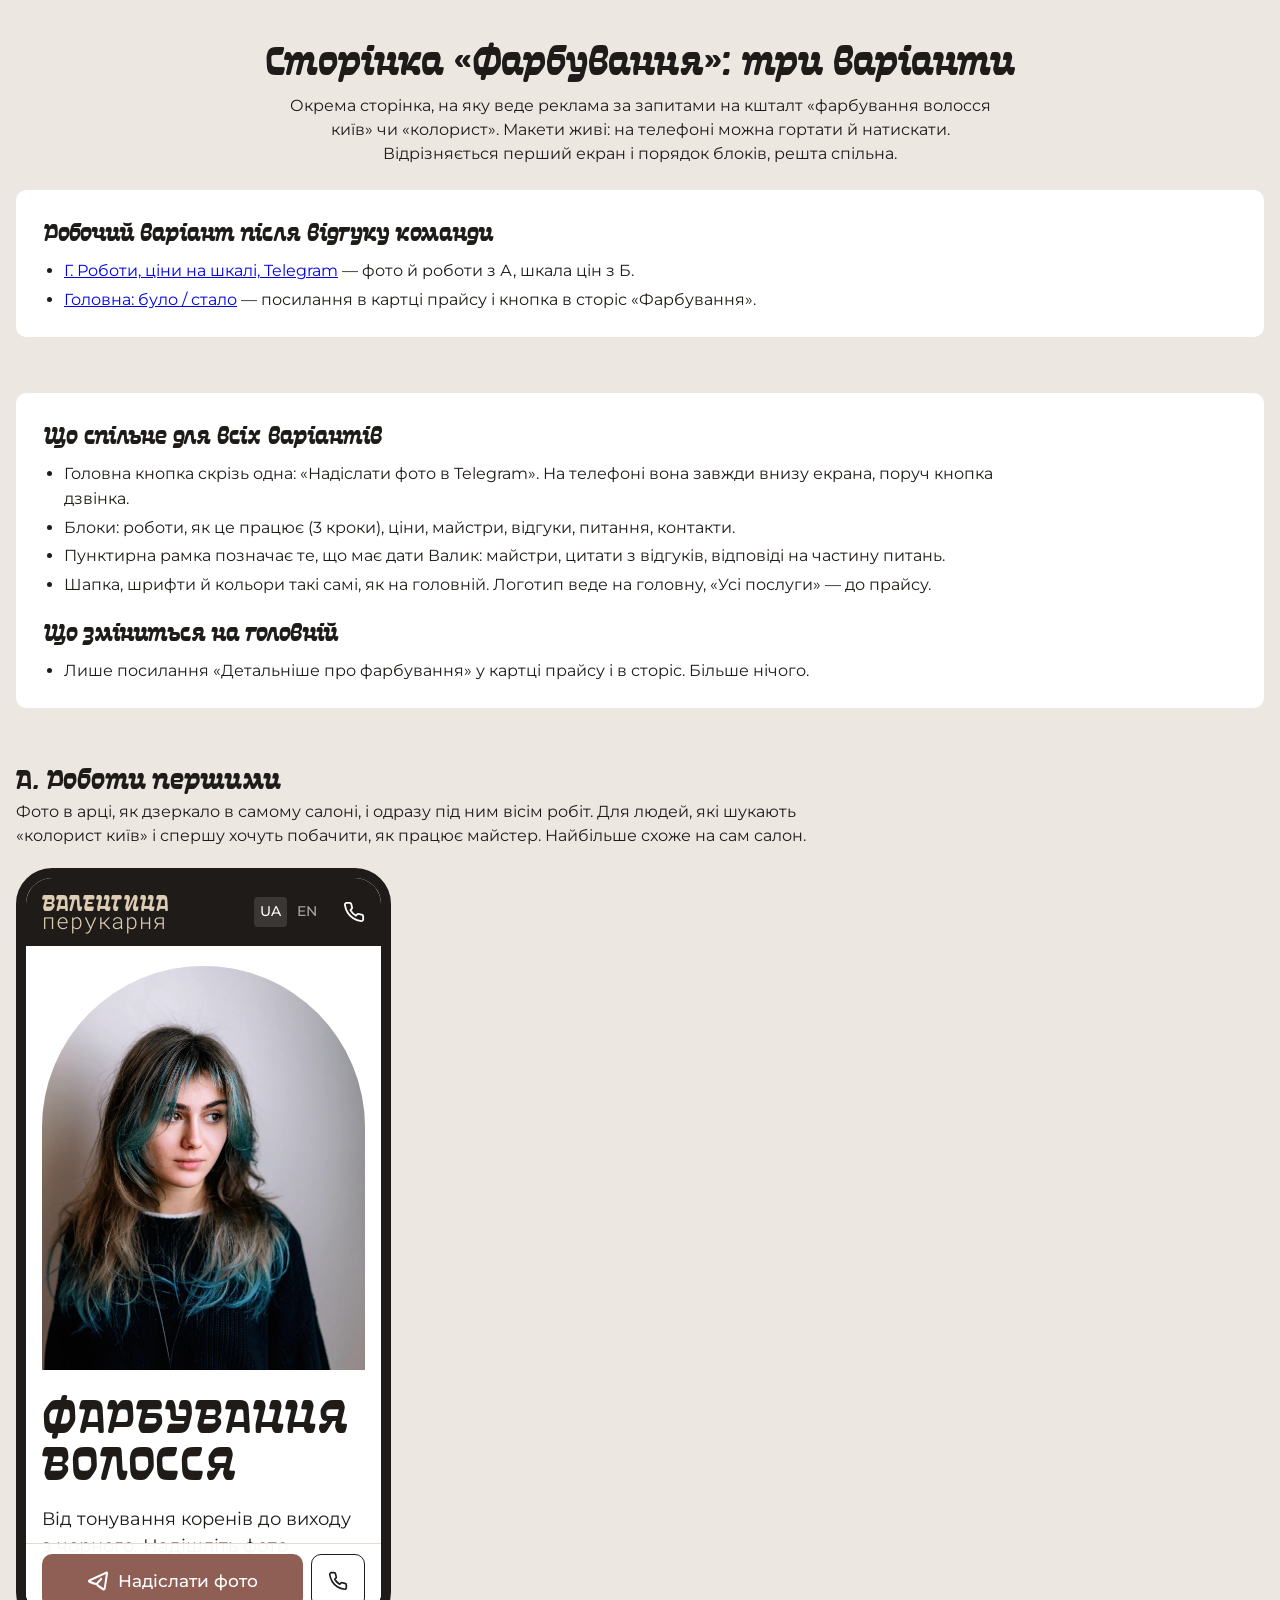
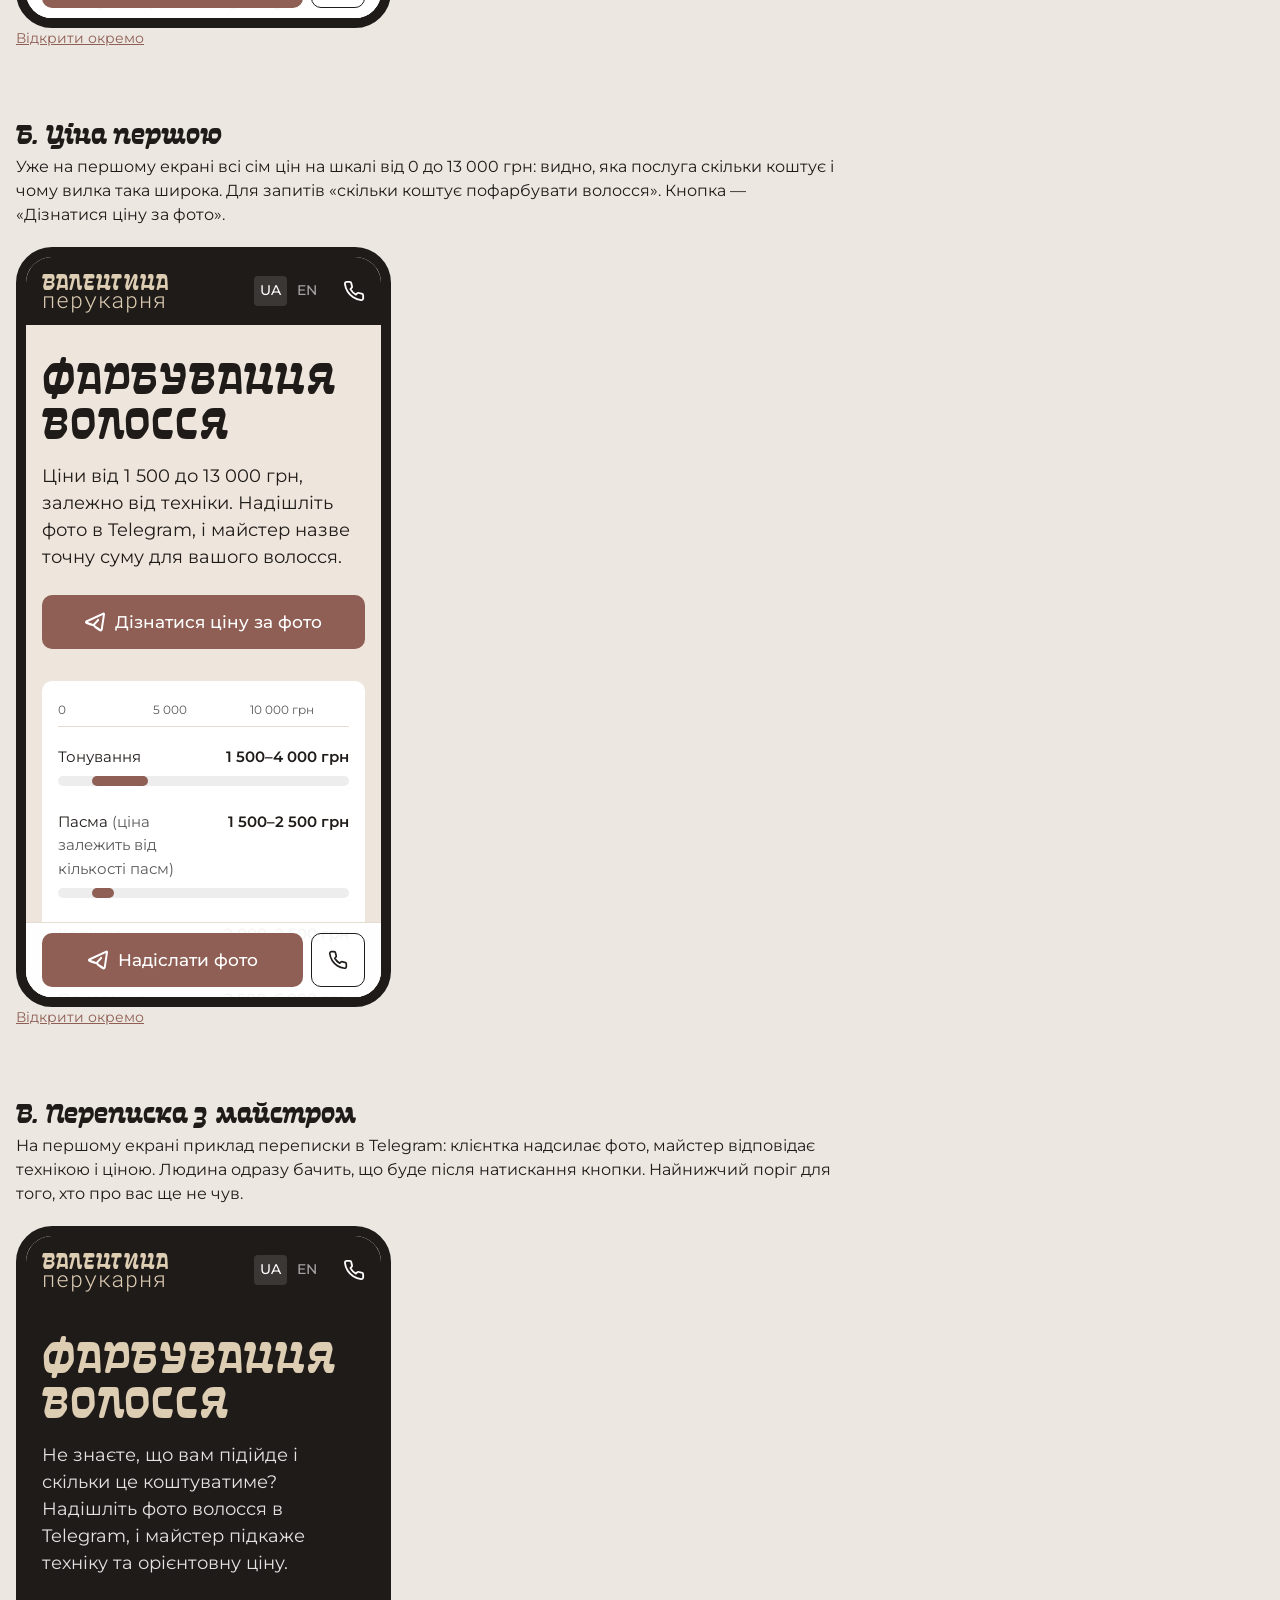
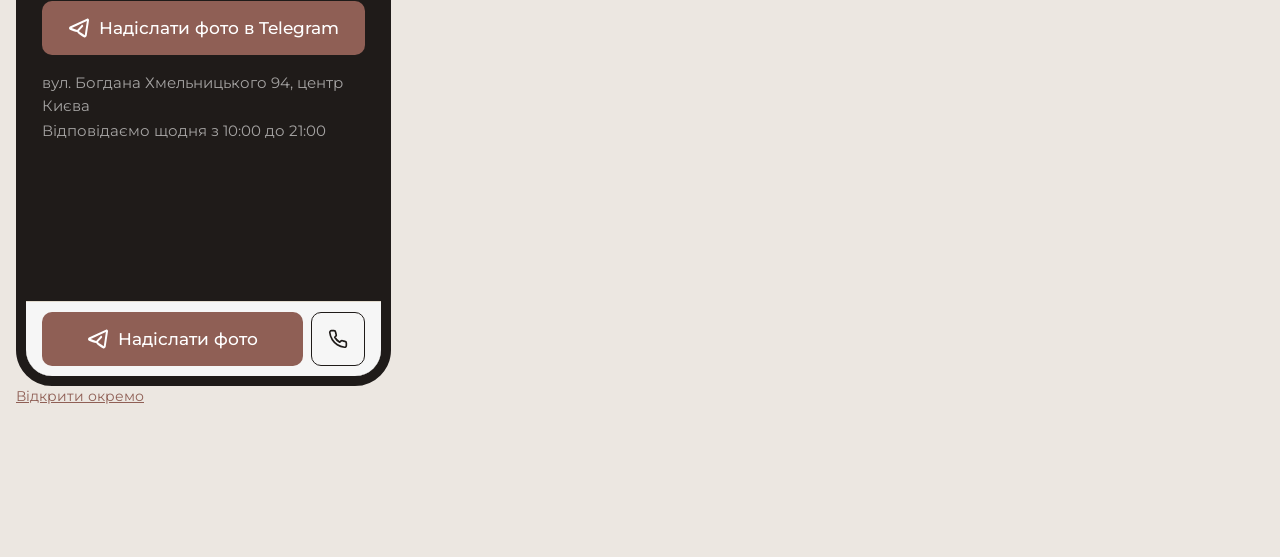
<file: docs/coloring-mockups/index.html>
<!doctype html>
<html lang="uk">
<head>
<meta charset="utf-8">
<meta name="viewport" content="width=device-width, initial-scale=1">
<title>Сторінка «Фарбування» — варіанти</title>
<link href="https://fonts.googleapis.com/css2?family=Montserrat:wght@400;600&display=swap" rel="stylesheet">
<style>
  @font-face { font-family: 'Chutz'; src: url('../../ValentynaWeb/wwwroot/fonts/Chutz-Bold.woff2') format('woff2'); }
  * { box-sizing: border-box; margin: 0; }
  body { font-family: 'Montserrat', sans-serif; background: #ece7e1; color: #1f1b19; padding: 40px 16px 80px; }
  h1 { font-family: 'Chutz', sans-serif; font-size: 40px; text-align: center; }
  .intro { max-width: 64ch; margin: 12px auto 24px; text-align: center; line-height: 1.5; }
  .common { max-width: 1500px; margin: 0 auto 56px; background: #fff; border-radius: 10px; padding: 24px 28px; line-height: 1.55; }
  .common h2 { font-family: 'Chutz', sans-serif; font-size: 24px; margin-bottom: 8px; }
  .common ul { padding-left: 20px; display: grid; gap: 4px; max-width: 90ch; }
  .common h2 + p, .common ul + h2 { margin-top: 16px; }
  .variant { max-width: 1500px; margin: 0 auto 72px; }
  .variant h2 { font-family: 'Chutz', sans-serif; font-size: 28px; }
  .variant p { margin: 6px 0 20px; max-width: 75ch; line-height: 1.5; }
  .frames { display: flex; gap: 28px; align-items: flex-start; flex-wrap: wrap; }
  .phone { width: 375px; height: 760px; border: 10px solid #1f1b19; border-radius: 36px; overflow: hidden; background: #fff; flex: none; }
  .phone iframe { width: 100%; height: 100%; border: 0; }
  .desk { width: 1440px; height: 900px; transform: scale(0.6); transform-origin: 0 0; border: 0; border-radius: 8px; box-shadow: 0 0 0 1px #cfc6bb; }
  .desk-wrap { width: 864px; height: 540px; flex: none; }
  a.open { font-size: 14px; color: #8f5f55; }
  @media (max-width: 1300px) { .desk-wrap { display: none; } }
</style>
</head>
<body>
  <h1>Сторінка «Фарбування»: три варіанти</h1>
  <p class="intro">Окрема сторінка, на яку веде реклама за запитами на кшталт «фарбування волосся київ» чи «колорист». Макети живі: на телефоні можна гортати й натискати. Відрізняється перший екран і порядок блоків, решта спільна.</p>

  <div class="common">
    <h2>Робочий варіант після відгуку команди</h2>
    <ul>
      <li><a href="g-combined.html" target="_blank">Г. Роботи, ціни на шкалі, Telegram</a> — фото й роботи з А, шкала цін з Б.</li>
      <li><a href="h-homepage.html" target="_blank">Головна: було / стало</a> — посилання в картці прайсу і кнопка в сторіс «Фарбування».</li>
    </ul>
  </div>

  <div class="common">
    <h2>Що спільне для всіх варіантів</h2>
    <ul>
      <li>Головна кнопка скрізь одна: «Надіслати фото в Telegram». На телефоні вона завжди внизу екрана, поруч кнопка дзвінка.</li>
      <li>Блоки: роботи, як це працює (3 кроки), ціни, майстри, відгуки, питання, контакти.</li>
      <li>Пунктирна рамка позначає те, що має дати Валик: майстри, цитати з відгуків, відповіді на частину питань.</li>
      <li>Шапка, шрифти й кольори такі самі, як на головній. Логотип веде на головну, «Усі послуги» — до прайсу.</li>
    </ul>
    <h2>Що зміниться на головній</h2>
    <ul>
      <li>Лише посилання «Детальніше про фарбування» у картці прайсу і в сторіс. Більше нічого.</li>
    </ul>
  </div>

  <section class="variant">
    <h2>А. Роботи першими</h2>
    <p>Фото в арці, як дзеркало в самому салоні, і одразу під ним вісім робіт. Для людей, які шукають «колорист київ» і спершу хочуть побачити, як працює майстер. Найбільше схоже на сам салон.</p>
    <div class="frames">
      <div class="phone"><iframe src="a-portfolio.html" title="Варіант А, телефон"></iframe></div>
      <div class="desk-wrap"><iframe class="desk" src="a-portfolio.html" title="Варіант А, комп'ютер"></iframe></div>
    </div>
    <a class="open" href="a-portfolio.html" target="_blank">Відкрити окремо</a>
  </section>

  <section class="variant">
    <h2>Б. Ціна першою</h2>
    <p>Уже на першому екрані всі сім цін на шкалі від 0 до 13&nbsp;000&nbsp;грн: видно, яка послуга скільки коштує і чому вилка така широка. Для запитів «скільки коштує пофарбувати волосся». Кнопка — «Дізнатися ціну за фото».</p>
    <div class="frames">
      <div class="phone"><iframe src="b-price.html" title="Варіант Б, телефон"></iframe></div>
      <div class="desk-wrap"><iframe class="desk" src="b-price.html" title="Варіант Б, комп'ютер"></iframe></div>
    </div>
    <a class="open" href="b-price.html" target="_blank">Відкрити окремо</a>
  </section>

  <section class="variant">
    <h2>В. Переписка з майстром</h2>
    <p>На першому екрані приклад переписки в Telegram: клієнтка надсилає фото, майстер відповідає технікою і ціною. Людина одразу бачить, що буде після натискання кнопки. Найнижчий поріг для того, хто про вас ще не чув.</p>
    <div class="frames">
      <div class="phone"><iframe src="c-chat.html" title="Варіант В, телефон"></iframe></div>
      <div class="desk-wrap"><iframe class="desk" src="c-chat.html" title="Варіант В, комп'ютер"></iframe></div>
    </div>
    <a class="open" href="c-chat.html" target="_blank">Відкрити окремо</a>
  </section>
</body>
</html>
</file>
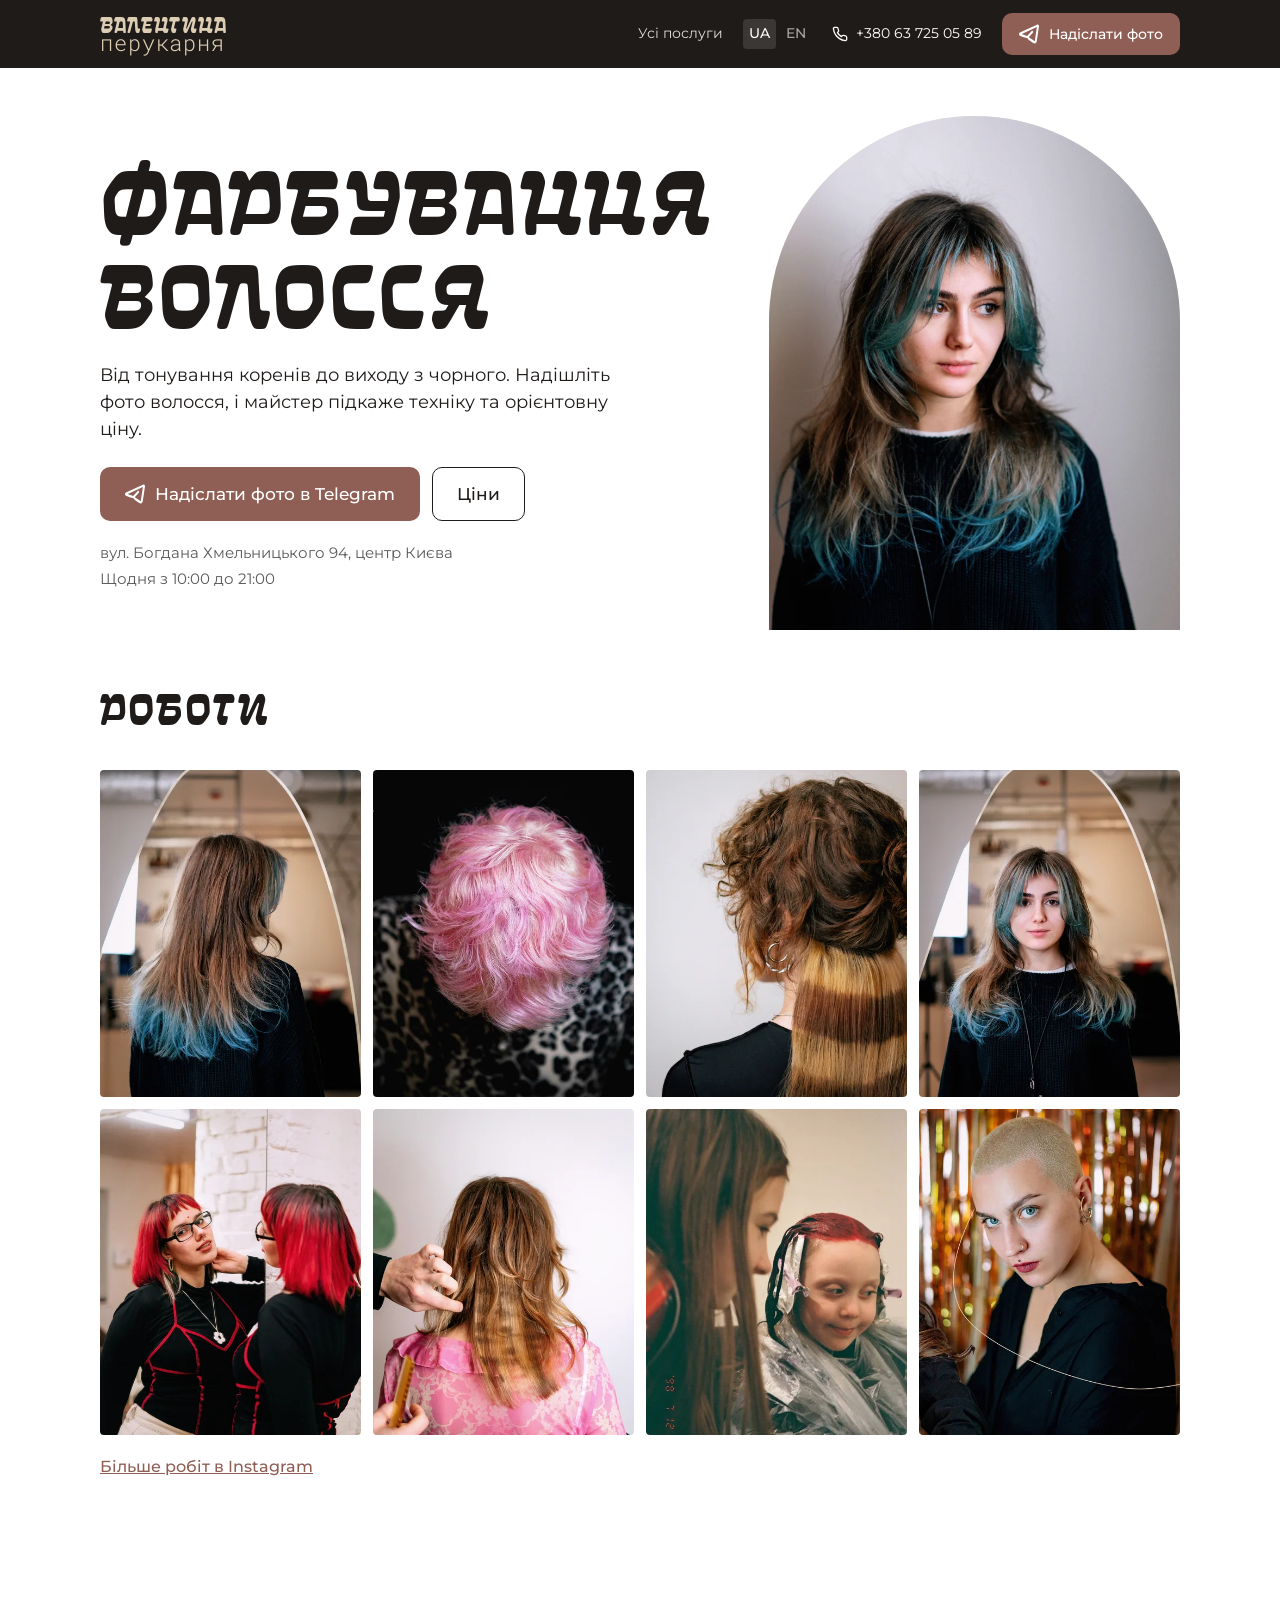
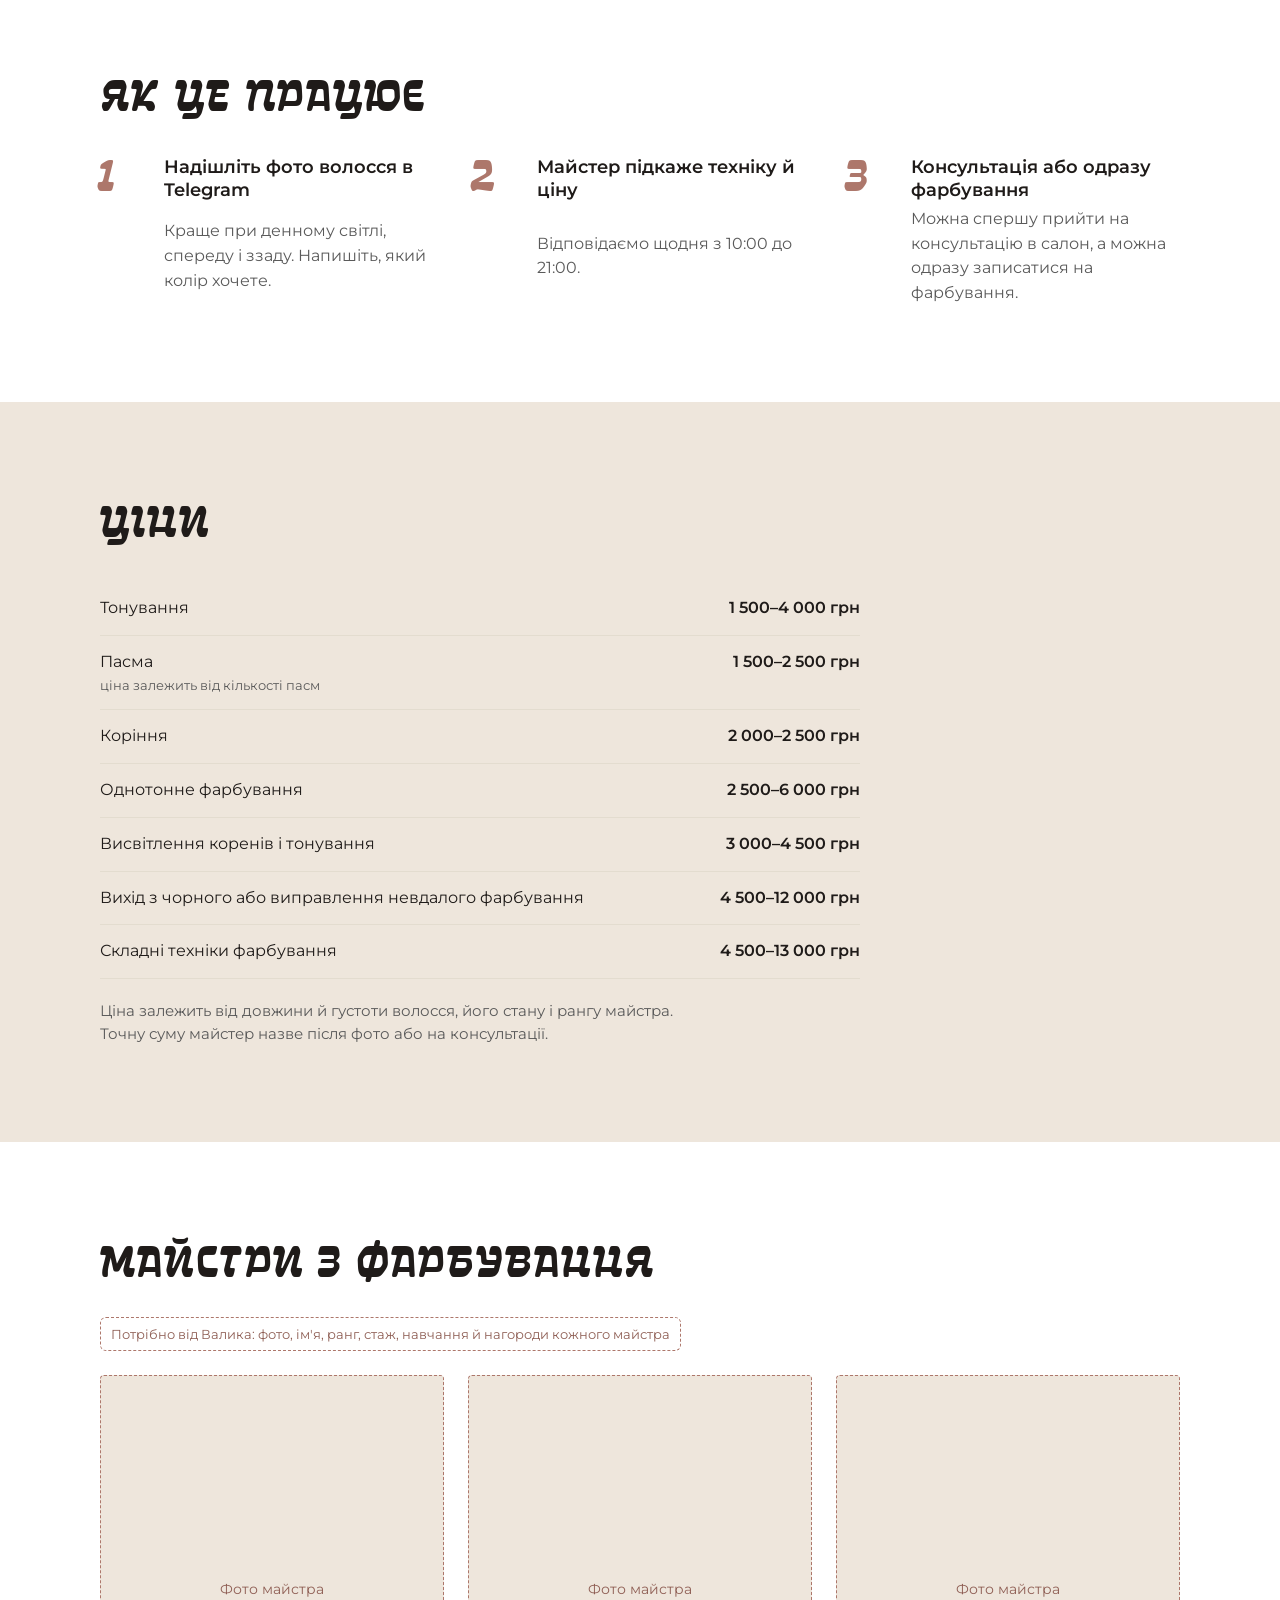
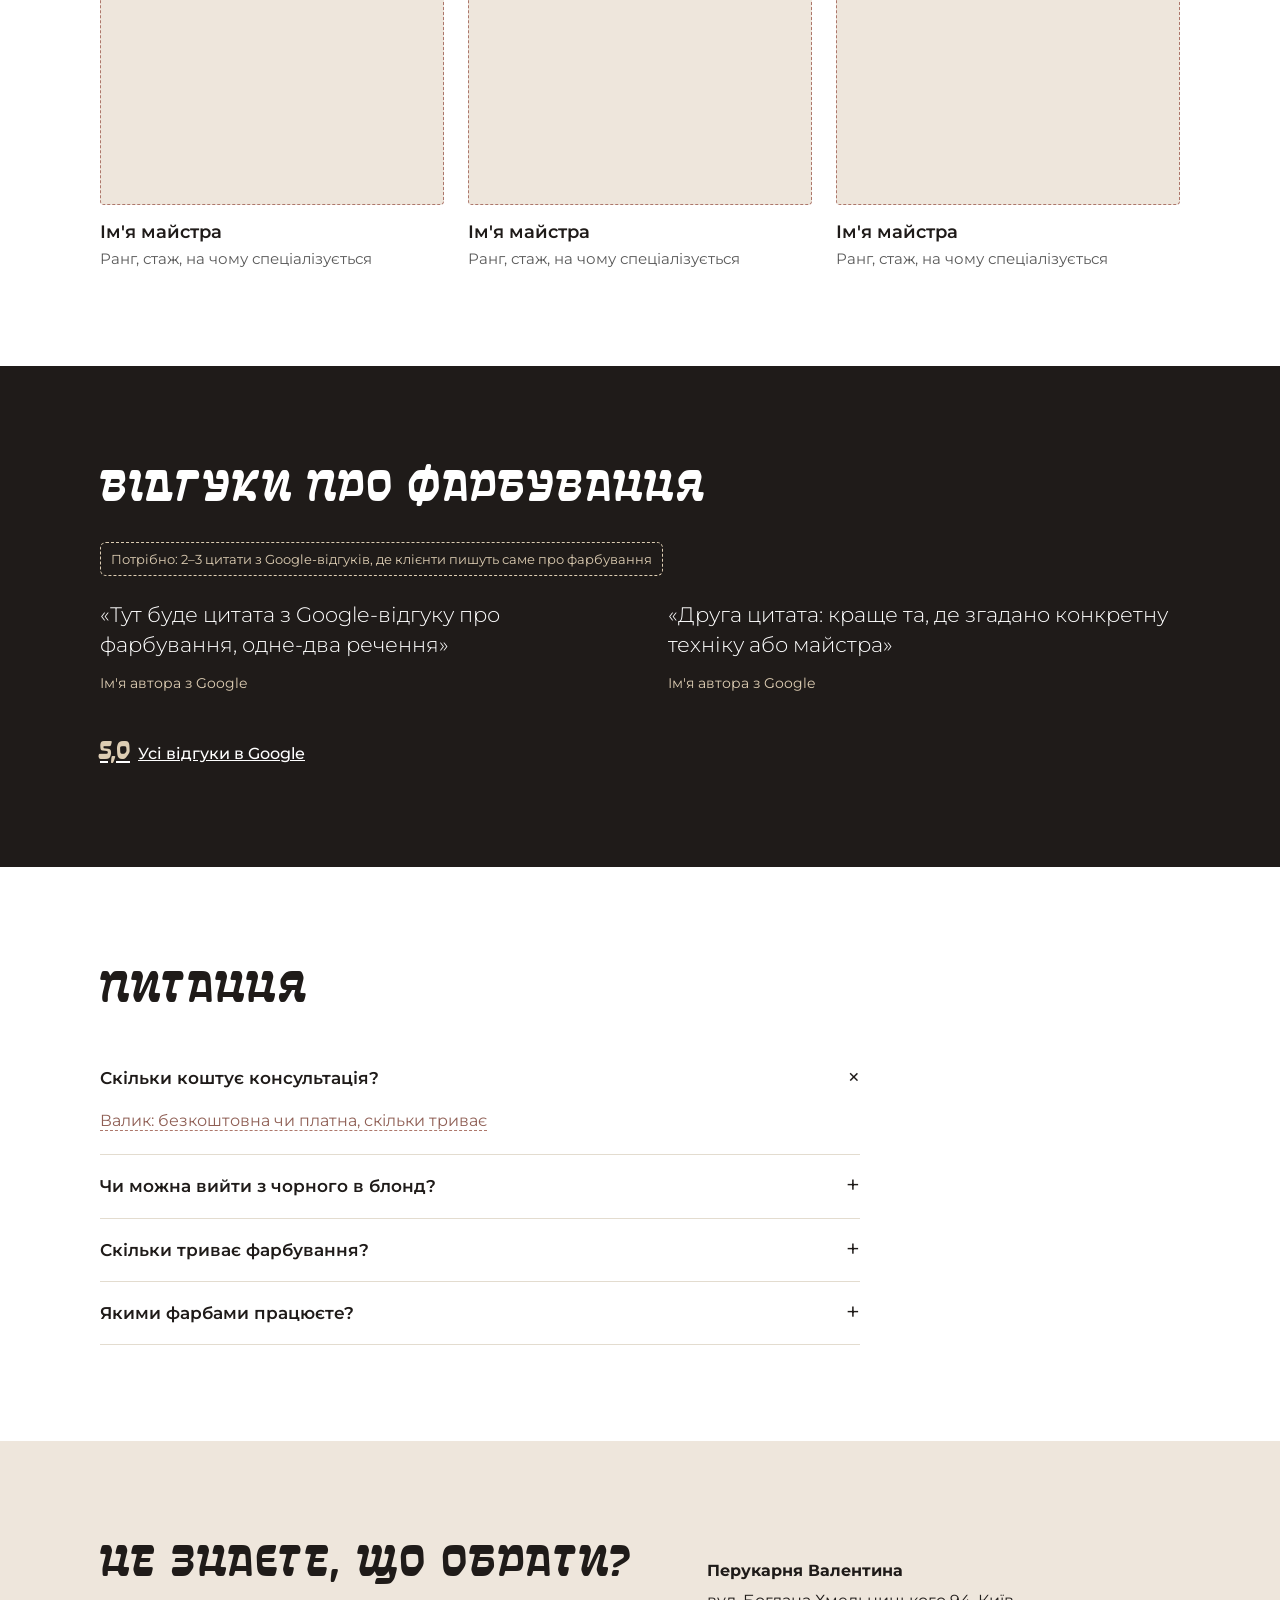
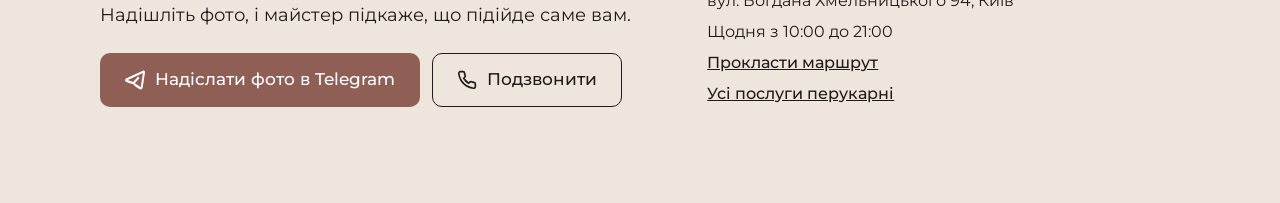
<file: docs/coloring-mockups/a-portfolio.html>
<!doctype html>
<html lang="uk">
<head>
<meta charset="utf-8">
<meta name="viewport" content="width=device-width, initial-scale=1">
<title>Фарбування волосся у центрі Києва — Перукарня Валентина</title>
<link href="https://fonts.googleapis.com/css2?family=Montserrat:wght@300;400;500;600&family=Roboto+Mono:wght@300&display=swap" rel="stylesheet">
<link rel="stylesheet" href="shared.css">
<style>
  /* Варіант А: роботи першими. Фото в арці, як дзеркало в салоні. */
  .hero-a { padding: 20px 0 8px; }

  .hero-a-in { display: grid; gap: 0; }

  .arch {
    position: relative;
    width: 100%;
    aspect-ratio: 4 / 5;
    /* верх — півколо: горизонтальний радіус = 50% ширини, вертикальний = 40% висоти (4:5) */
    border-radius: 50% 50% 0 0 / 40% 40% 0 0;
    overflow: hidden;
    background: var(--sand);
  }

  .arch img { width: 100%; height: 100%; object-fit: cover; object-position: 50% 20%; }

  .hero-a-text { padding: 24px 0 0; }

  .hero-a h1 { font-size: 46px; margin-bottom: 18px; }

  .hero-a .lead { margin-bottom: 24px; }

  .hero-a .btn-row { margin-bottom: 20px; }
  .hero-a .btn-main { flex: 1 1 260px; }

  .facts { display: grid; gap: 2px; font-size: 15px; color: var(--smoke); }

  @media (min-width: 900px) {
    .hero-a { padding: 48px 0 24px; }
    .hero-a-in { grid-template-columns: 1.1fr 1fr; align-items: end; gap: 56px; }
    .hero-a-text { order: -1; margin: 0; padding: 0 0 40px; }
    .hero-a h1 { font-size: 92px; }
    .arch { max-height: 680px; }
    .hero-a .btn-main { flex: 0 0 auto; }
  }

  /* Роботи йдуть одразу за першим екраном — без відступу зверху */
  .after-hero #works { padding-top: 32px; }
</style>
</head>
<body>
  <div data-s="header"></div>

  <main class="after-hero">
    <section class="hero-a"><div class="wrap hero-a-in">
      <div class="arch"><img src="../../ValentynaWeb/wwwroot/img/webp/coloring-1-1280.webp" alt="Клієнтка з бірюзовим фарбуванням на довгому волоссі"></div>
      <div class="hero-a-text">
        <h1 class="display">Фарбування волосся</h1>
        <p class="lead">Від тонування коренів до виходу з чорного. Надішліть фото волосся, і майстер підкаже техніку та орієнтовну ціну.</p>
        <div class="btn-row">
          <a class="btn btn-main" href="https://t.me/valentyna_perukarnia" target="_blank" rel="noopener"><i data-icon="tg"></i>Надіслати фото в Telegram</a>
          <a class="btn btn-line" href="#prices">Ціни</a>
        </div>
        <div class="facts">
          <span>вул. Богдана Хмельницького 94, центр Києва</span>
          <span>Щодня з 10:00 до 21:00</span>
        </div>
      </div>
    </div></section>

    <div data-s="works" data-count="8"></div>
    <div data-s="steps"></div>
    <div data-s="prices"></div>
    <div data-s="masters"></div>
    <div data-s="reviews"></div>
    <div data-s="faq"></div>
    <div data-s="contacts"></div>
  </main>

  <div data-s="sticky"></div>
  <script src="shared.js"></script>
</body>
</html>
</file>
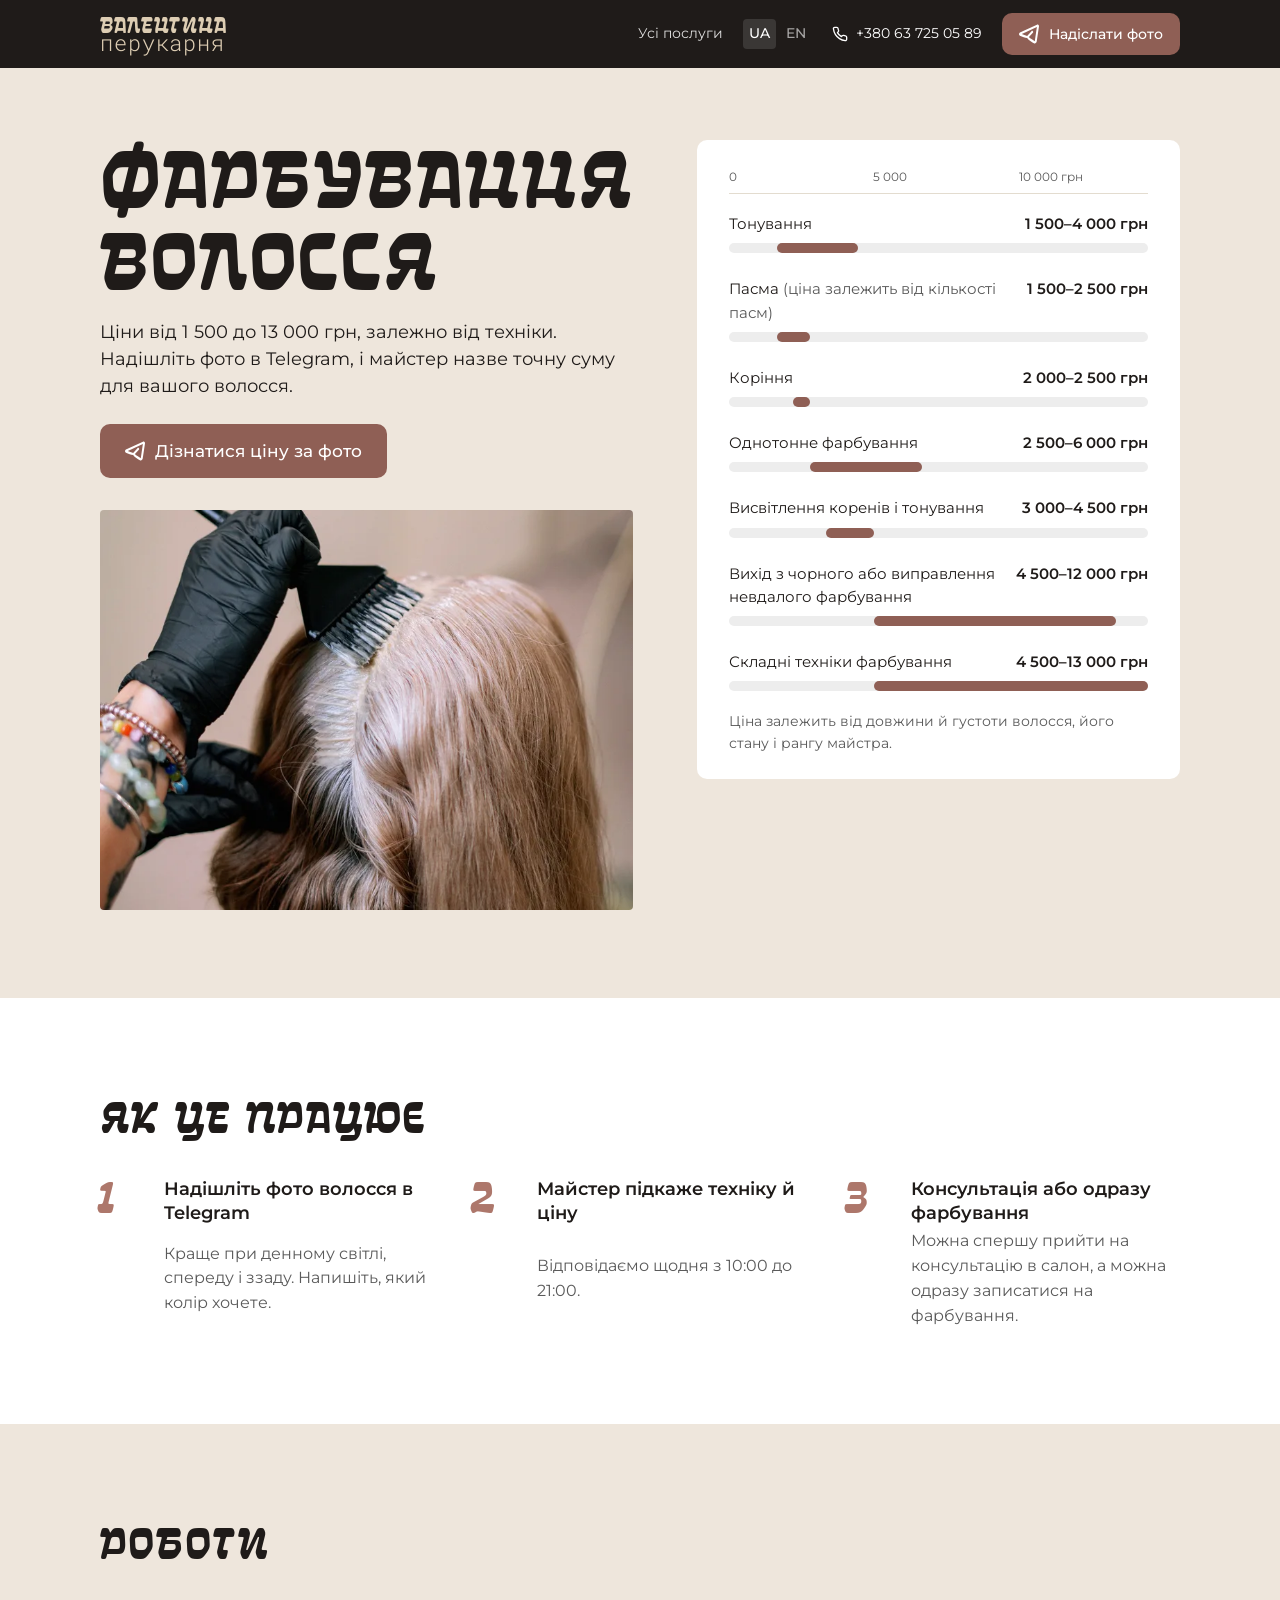
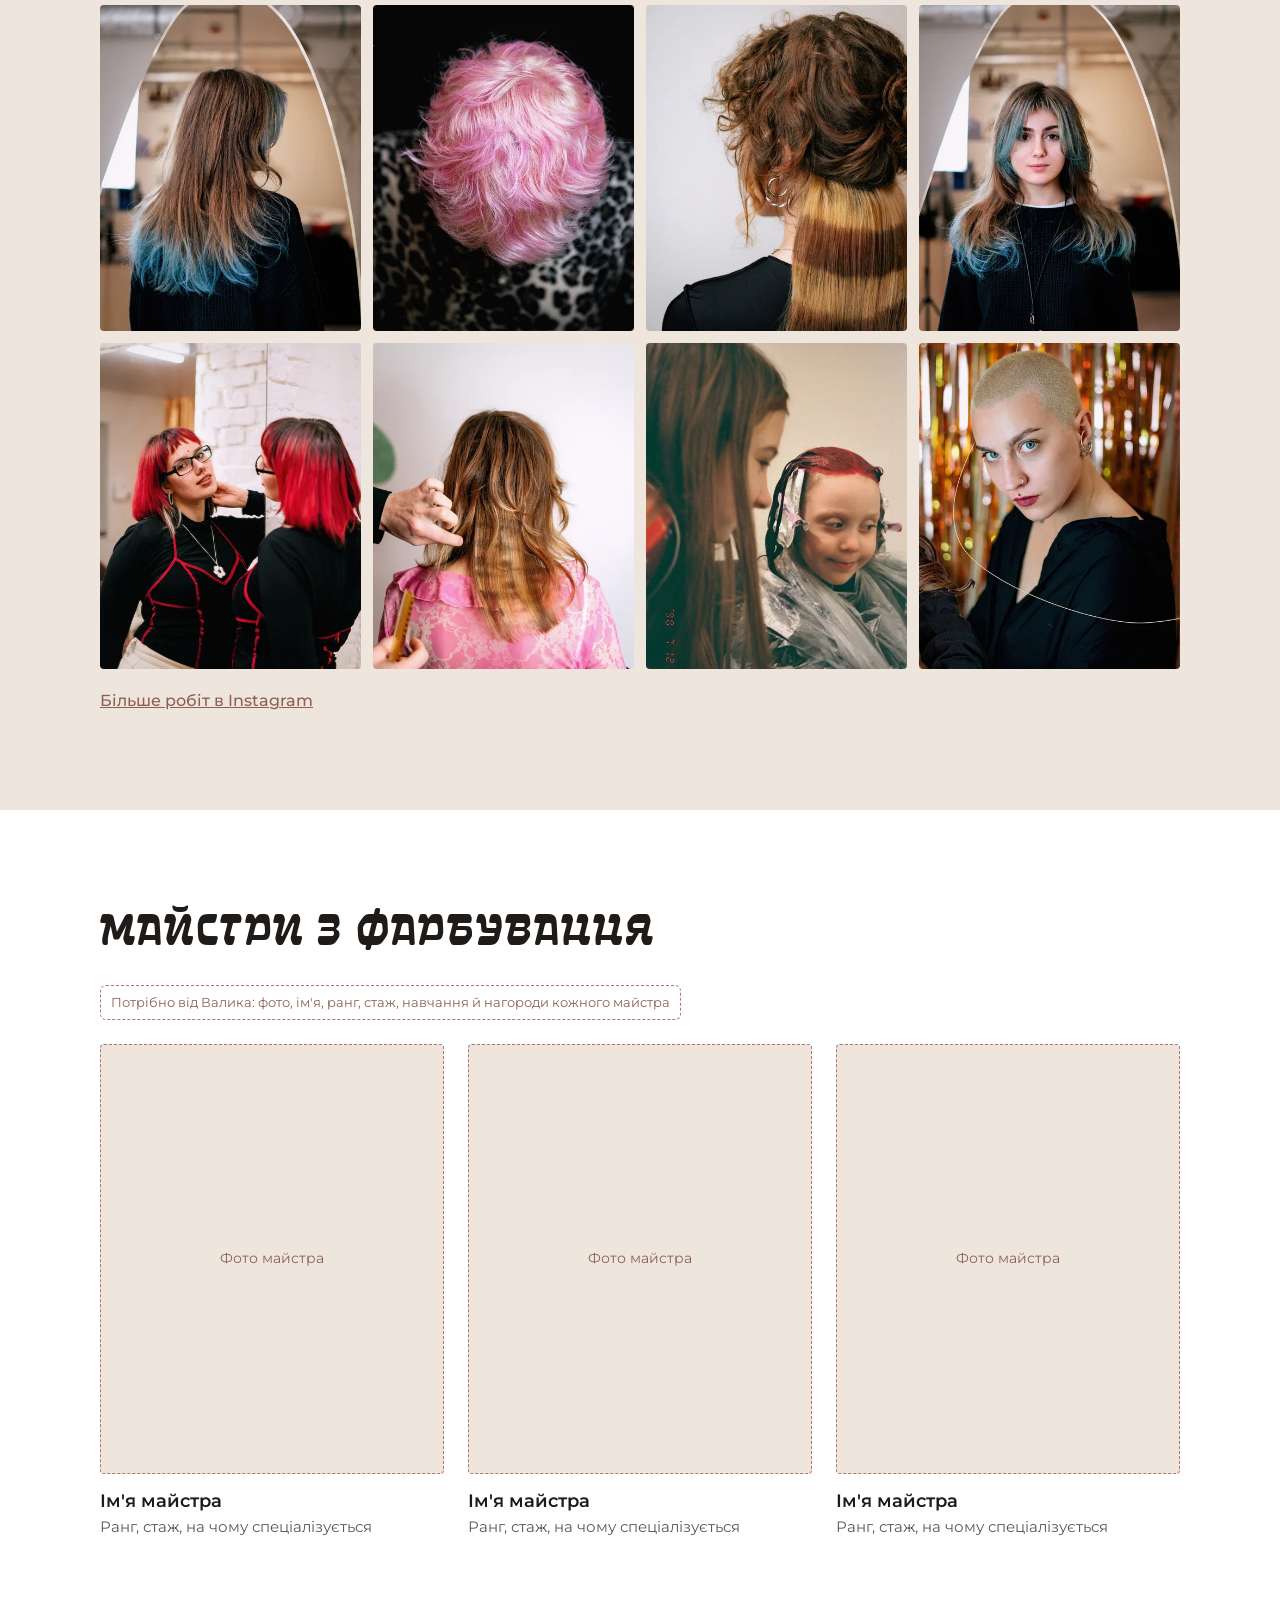
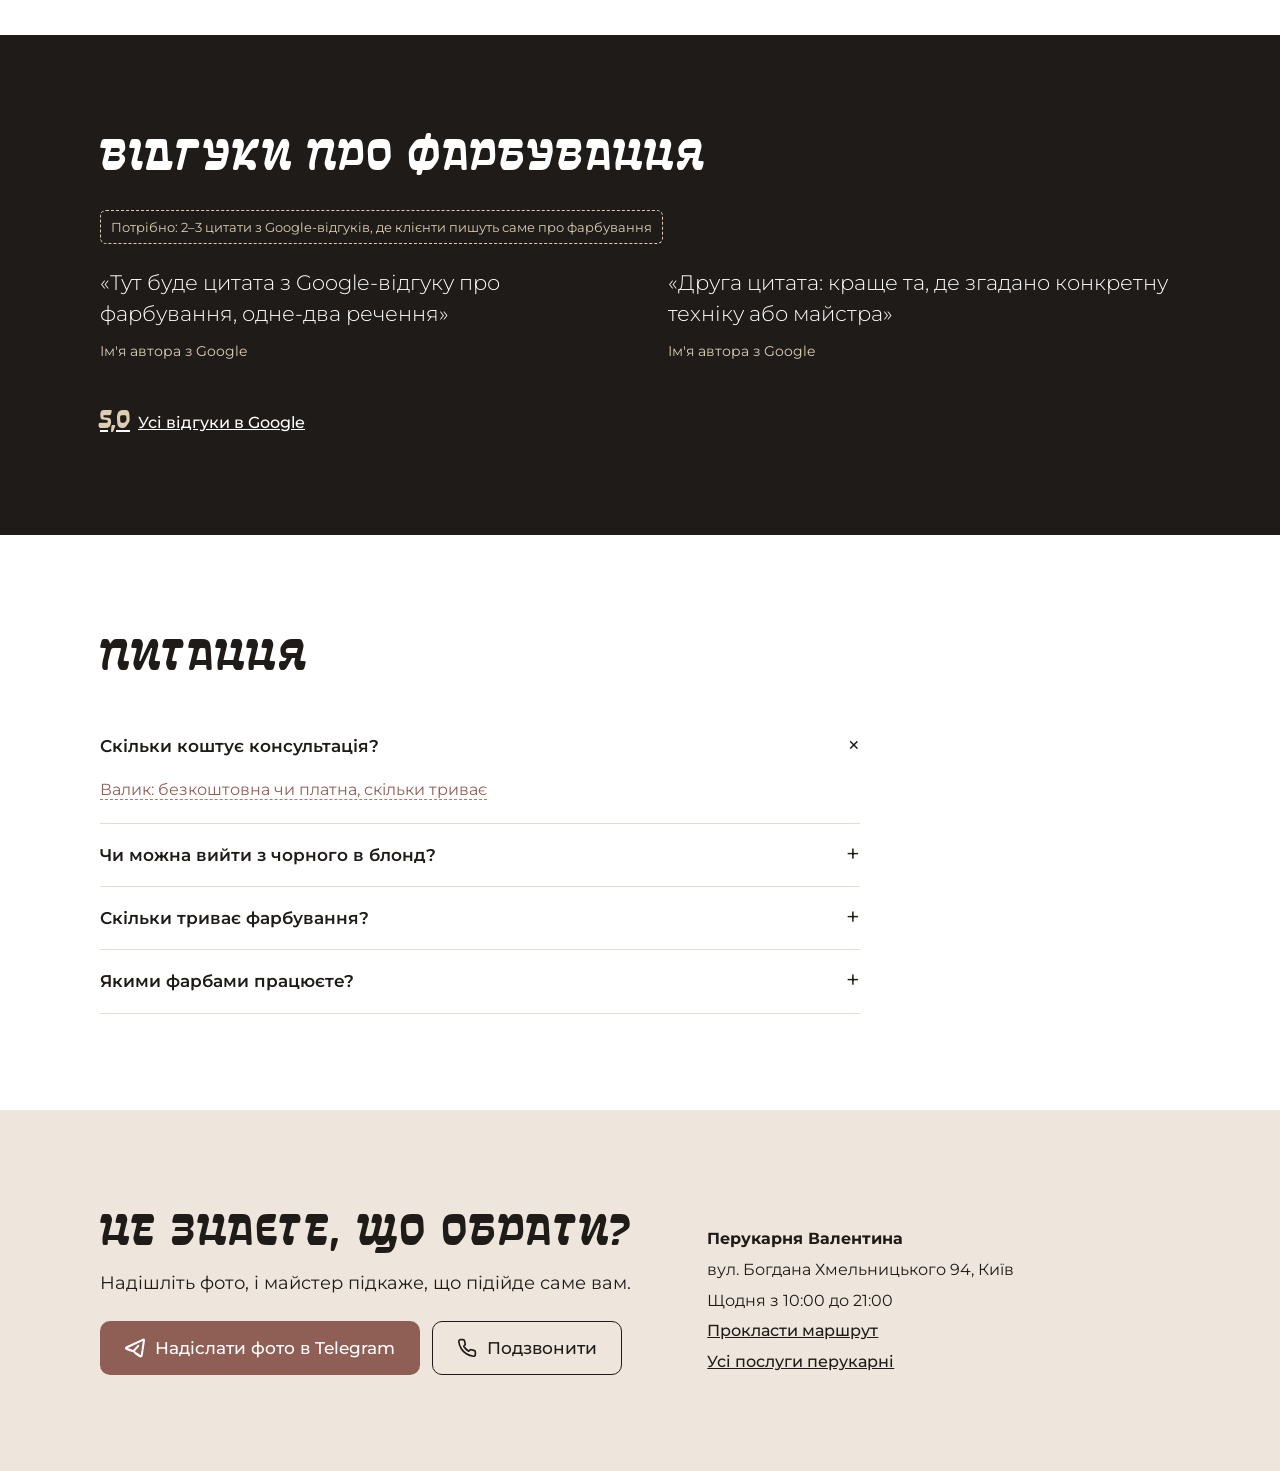
<file: docs/coloring-mockups/b-price.html>
<!doctype html>
<html lang="uk">
<head>
<meta charset="utf-8">
<meta name="viewport" content="width=device-width, initial-scale=1">
<title>Фарбування волосся у центрі Києва: ціни — Перукарня Валентина</title>
<link href="https://fonts.googleapis.com/css2?family=Montserrat:wght@300;400;500;600&family=Roboto+Mono:wght@300&display=swap" rel="stylesheet">
<link rel="stylesheet" href="shared.css">
<style>
  /* Варіант Б: ціна і процес першими. Шкала цін показує, де яка послуга. */
  .hero-b { background: var(--sand); padding: 32px 0 48px; }

  .hero-b-in { display: grid; gap: 32px; }

  .hero-b h1 { font-size: 44px; margin-bottom: 16px; }

  .hero-b .lead { margin-bottom: 24px; }

  .hero-b .btn-main { width: 100%; }

  .hero-b-photo {
    display: none;
    margin-top: 32px;
    width: 100%;
    aspect-ratio: 4 / 3;
    object-fit: cover;
    border-radius: 4px;
  }

  .scale-box { background: var(--paper); border-radius: 10px; padding: 20px 16px 8px; }

  .scale-box .price-note { margin: 8px 0 12px; font-size: 14px; }

  @media (min-width: 900px) {
    .hero-b { padding: 72px 0 88px; }
    .hero-b-in { grid-template-columns: 1fr 1.15fr; gap: 64px; align-items: start; }
    .hero-b h1 { font-size: 80px; }
    .hero-b .btn-main { width: auto; }
    .hero-b-photo { display: block; }
    .scale-box { padding: 28px 32px 12px; }
  }
</style>
</head>
<body>
  <div data-s="header"></div>

  <main>
    <section class="hero-b"><div class="wrap hero-b-in">
      <div>
        <h1 class="display">Фарбування волосся</h1>
        <p class="lead">Ціни від 1&nbsp;500 до 13&nbsp;000&nbsp;грн, залежно від техніки. Надішліть фото в Telegram, і майстер назве точну суму для вашого волосся.</p>
        <a class="btn btn-main" href="https://t.me/valentyna_perukarnia" target="_blank" rel="noopener"><i data-icon="tg"></i>Дізнатися ціну за фото</a>
        <img class="hero-b-photo" src="../../ValentynaWeb/wwwroot/img/webp/coloring-10-768.webp" alt="Майстер наносить фарбу на корені">
      </div>
      <div class="scale-box" id="prices">
        <div data-s="scale"></div>
        <p class="price-note">Ціна залежить від довжини й густоти волосся, його стану і рангу майстра.</p>
      </div>
    </div></section>

    <div data-s="steps"></div>
    <div data-s="works" data-count="8" data-tone="block-sand"></div>
    <div data-s="masters"></div>
    <div data-s="reviews"></div>
    <div data-s="faq"></div>
    <div data-s="contacts"></div>
  </main>

  <div data-s="sticky"></div>
  <script src="shared.js"></script>
</body>
</html>
</file>
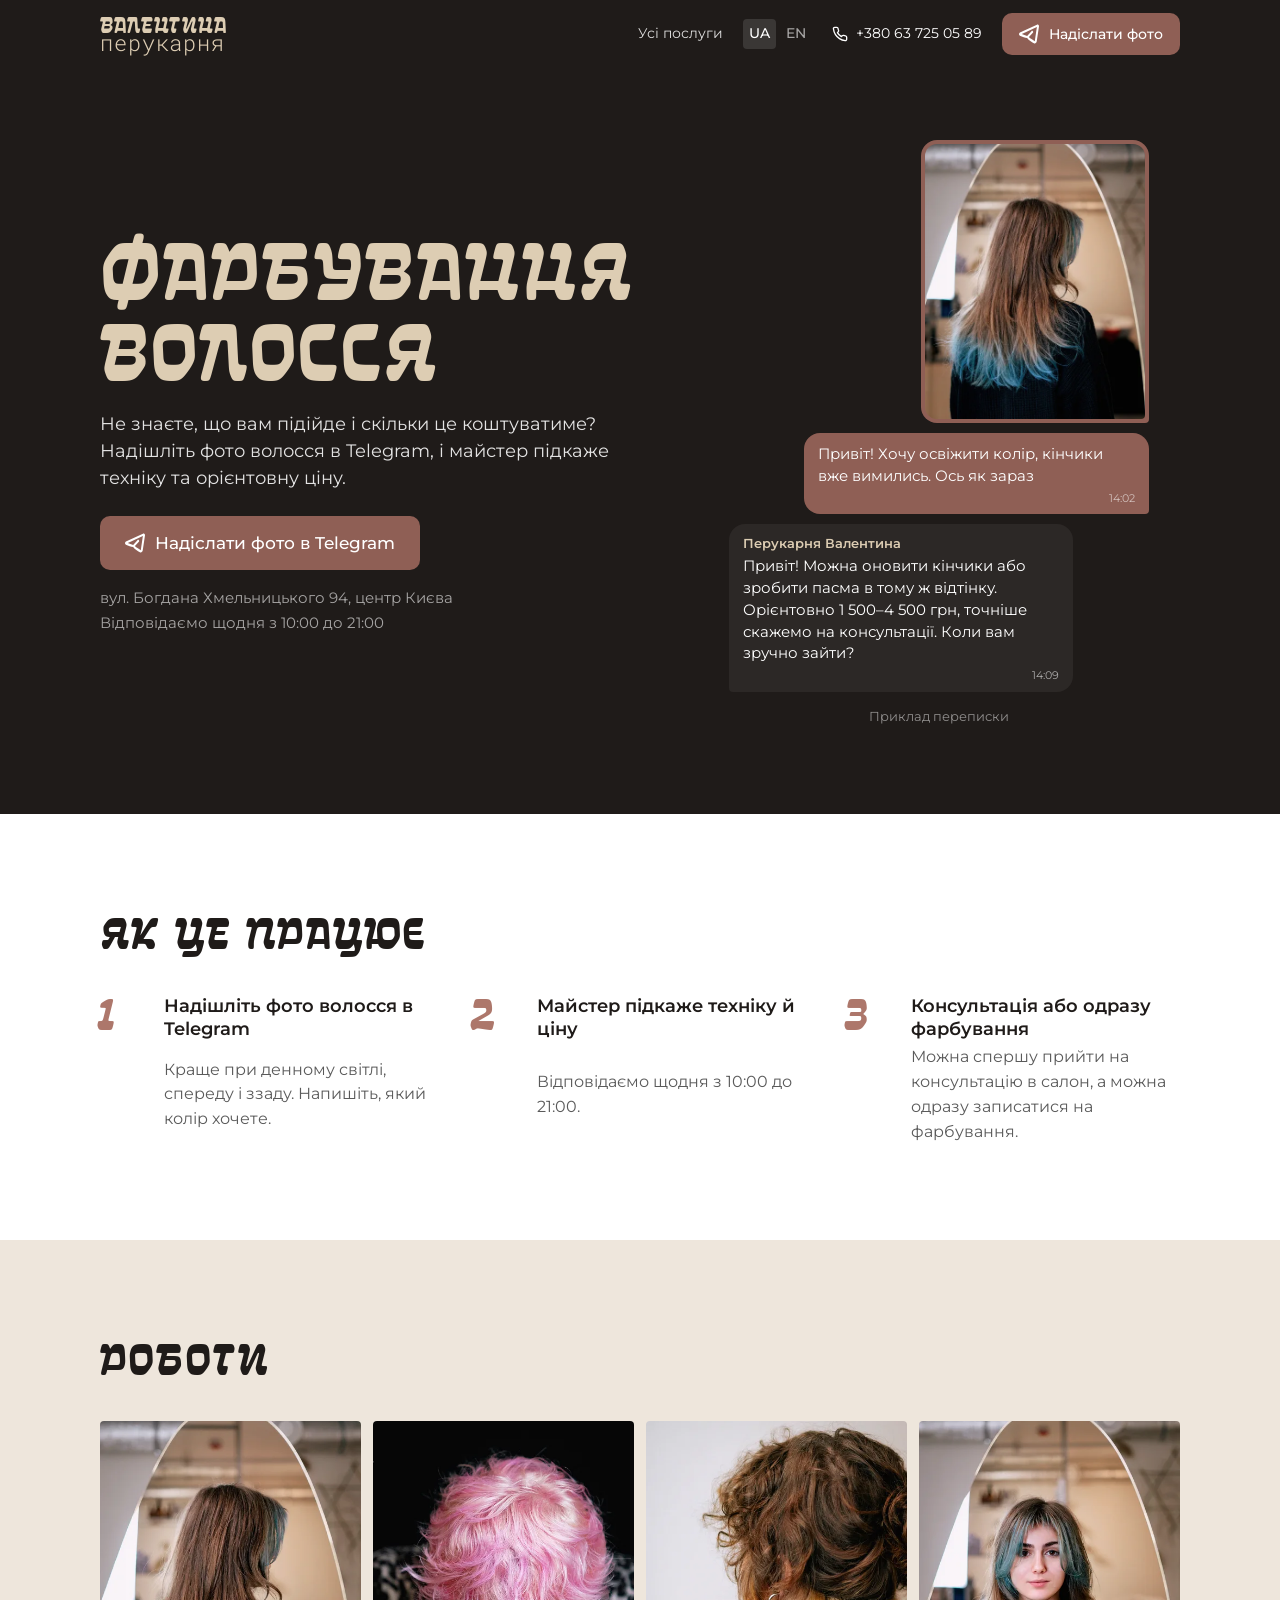
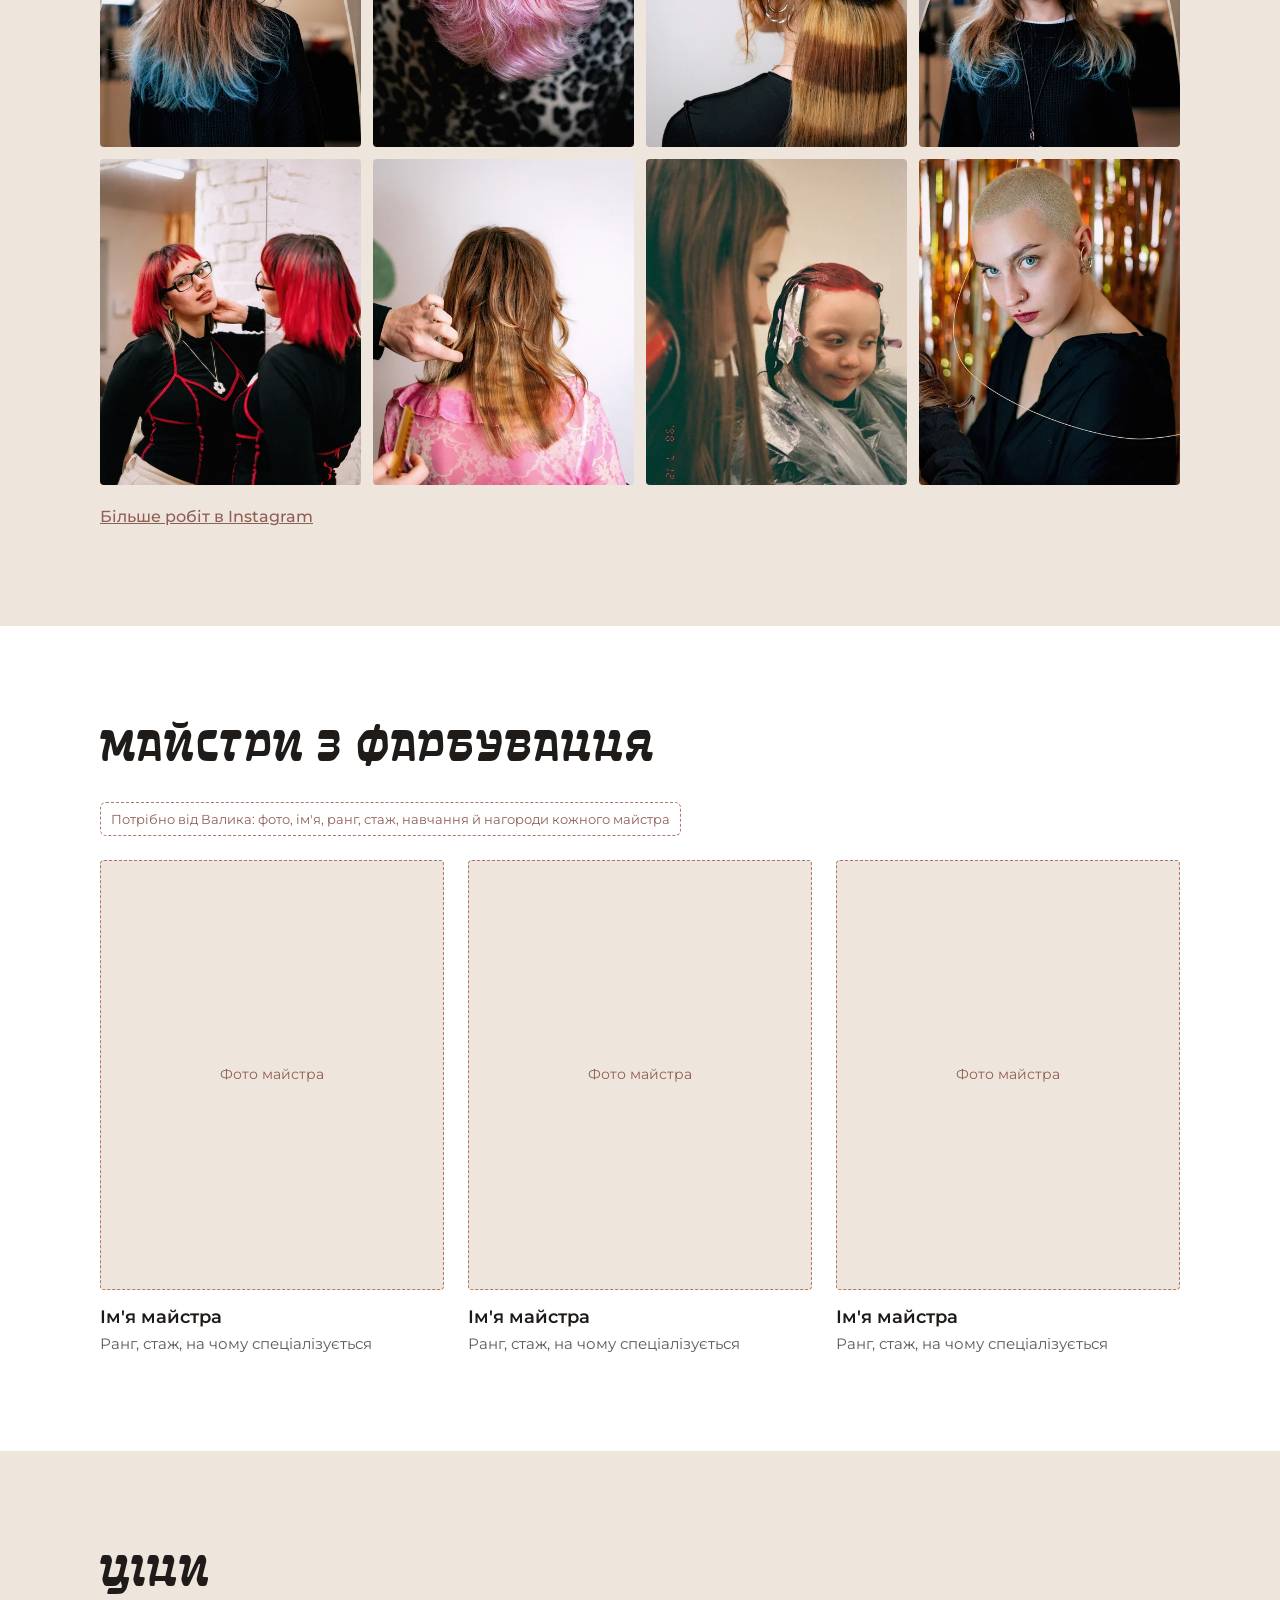
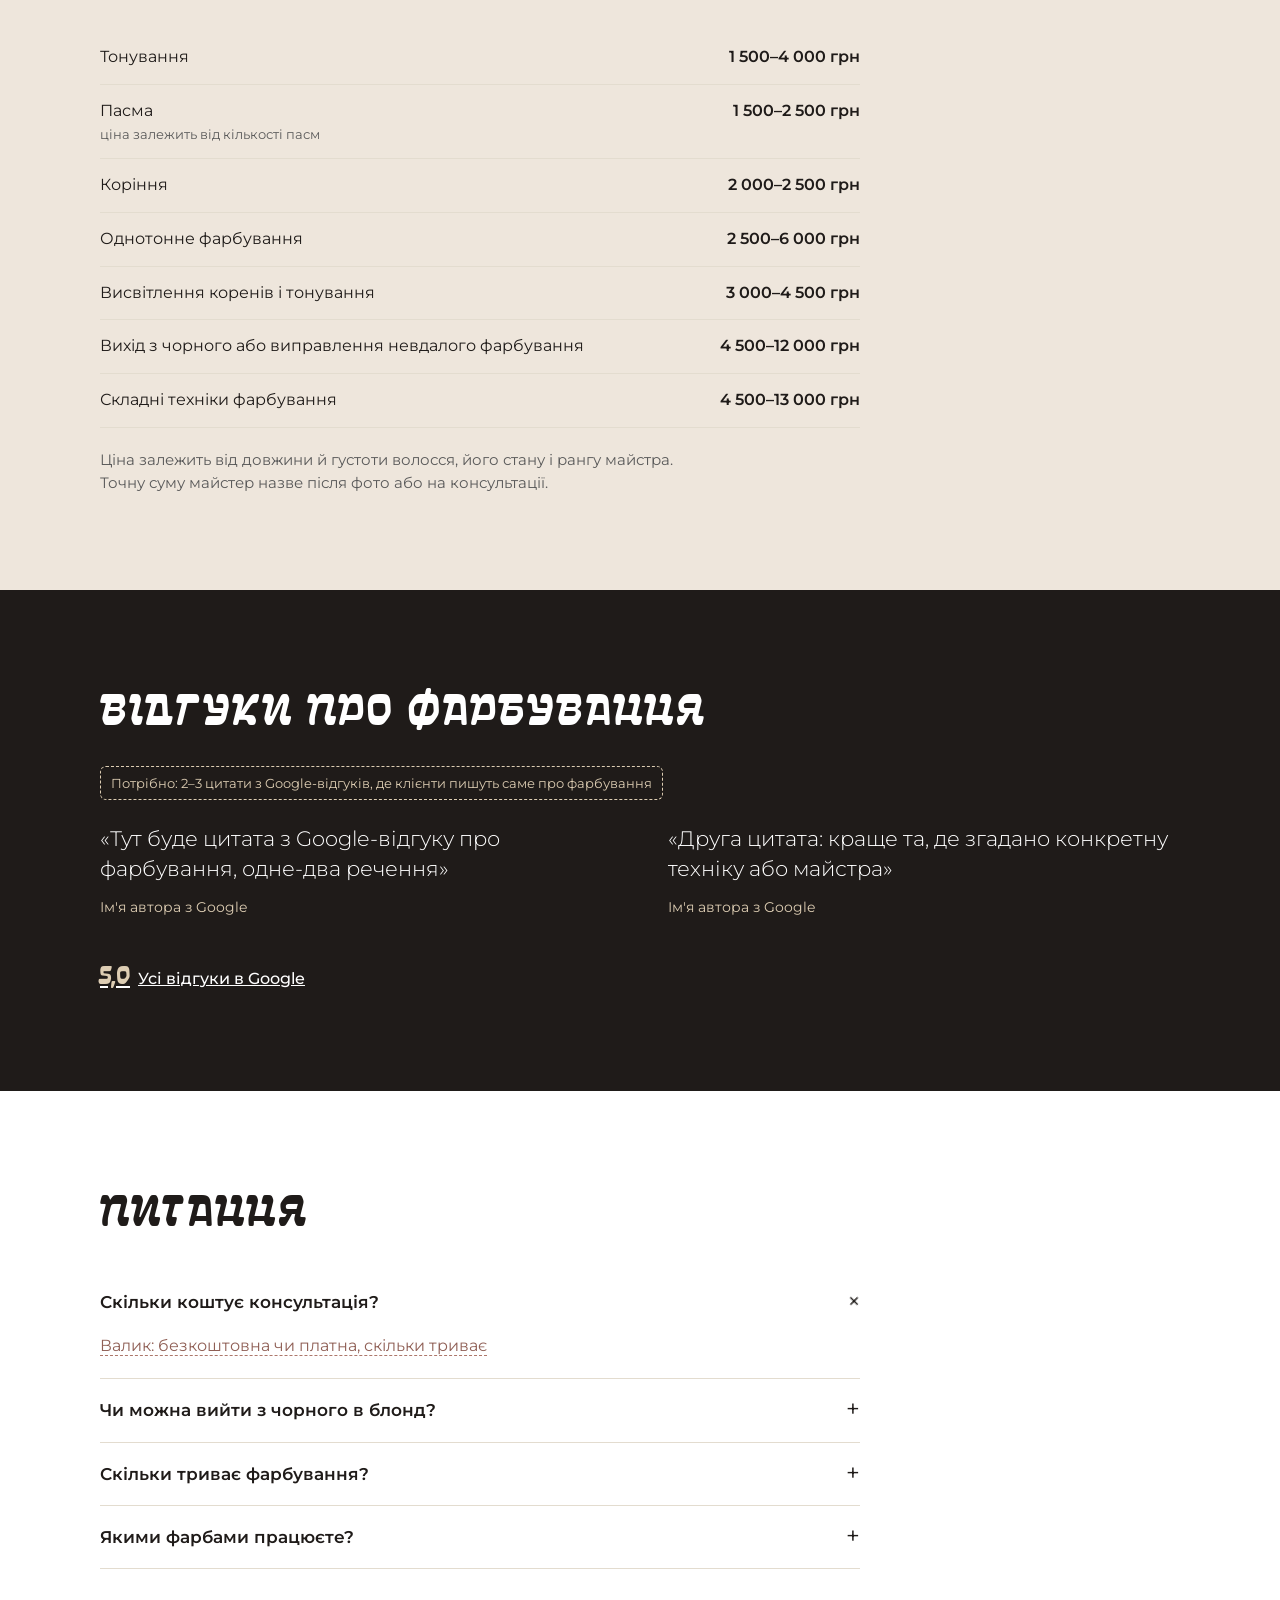
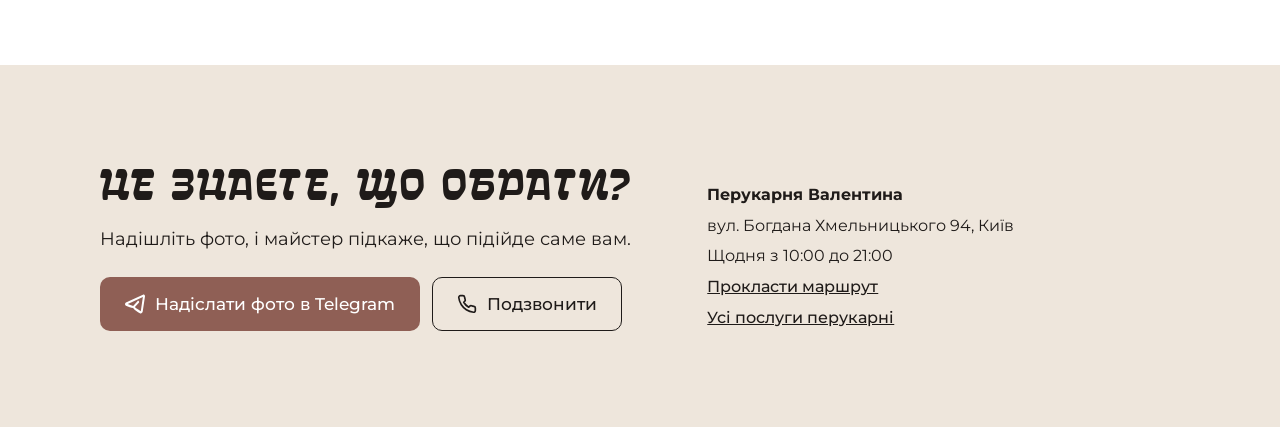
<file: docs/coloring-mockups/c-chat.html>
<!doctype html>
<html lang="uk">
<head>
<meta charset="utf-8">
<meta name="viewport" content="width=device-width, initial-scale=1">
<title>Фарбування волосся у центрі Києва — Перукарня Валентина</title>
<link href="https://fonts.googleapis.com/css2?family=Montserrat:wght@300;400;500;600&family=Roboto+Mono:wght@300&display=swap" rel="stylesheet">
<link rel="stylesheet" href="shared.css">
<style>
  /* Варіант В: перший екран — приклад переписки з майстром. Показує, що буде після кліку. */
  .hero-c { background: var(--ink); color: #fff; padding: 32px 0 48px; }

  .hero-c-in { display: grid; gap: 36px; }

  .hero-c h1 { font-size: 44px; color: var(--beige); margin-bottom: 16px; }

  .hero-c .lead { margin-bottom: 24px; color: rgba(255, 255, 255, 0.88); }

  .hero-c .btn-main { width: 100%; }

  .hero-c .facts { margin-top: 16px; font-size: 15px; color: rgba(255, 255, 255, 0.6); display: grid; gap: 2px; }

  /* Переписка */
  .chat {
    display: flex;
    flex-direction: column;
    gap: 10px;
    max-width: 420px;
    width: 100%;
    justify-self: center;
  }

  .msg {
    max-width: 82%;
    padding: 10px 14px 8px;
    border-radius: 16px;
    font-size: 15px;
    line-height: 1.45;
  }

  .msg time { display: block; margin-top: 4px; font-size: 11px; text-align: right; opacity: 0.6; }

  .msg-out { align-self: flex-end; background: var(--rose-dark); border-bottom-right-radius: 4px; }

  .msg-in { align-self: flex-start; background: var(--ink-soft); border-bottom-left-radius: 4px; }

  .msg-in b { display: block; font-size: 13px; color: var(--beige); font-weight: 600; margin-bottom: 2px; }

  .msg-photo { padding: 4px; }
  .msg-photo img { width: 220px; aspect-ratio: 4 / 5; object-fit: cover; border-radius: 12px 12px 4px 12px; }

  .typing { align-self: flex-start; display: flex; gap: 4px; padding: 14px 16px; background: var(--ink-soft); border-radius: 16px; }
  .typing span { width: 6px; height: 6px; border-radius: 50%; background: var(--beige); opacity: 0.5; animation: dot 1s infinite; }
  .typing span:nth-child(2) { animation-delay: 0.15s; }
  .typing span:nth-child(3) { animation-delay: 0.3s; }
  @keyframes dot { 50% { opacity: 1; transform: translateY(-2px); } }

  .chat-caption { font-size: 13px; color: rgba(255, 255, 255, 0.5); text-align: center; margin-top: 4px; }

  /* Один момент руху: повідомлення з'являються по черзі, як у живій переписці */
  .chat .step { opacity: 0; transform: translateY(8px); }
  .chat.play .step { animation: in 0.35s ease forwards; }
  .chat.play .s1 { animation-delay: 0.2s; }
  .chat.play .s2 { animation-delay: 0.9s; }
  .chat.play .typing { animation: in 0.25s ease 1.6s forwards, out 0.2s ease 3.1s forwards; }
  .chat.play .s3 { animation-delay: 3.2s; }
  @keyframes in { to { opacity: 1; transform: none; } }
  @keyframes out { to { opacity: 0; height: 0; padding: 0; margin: -5px 0; } }

  @media (prefers-reduced-motion: reduce) {
    .chat .step { opacity: 1; transform: none; }
    .chat .typing { display: none; }
  }

  @media (min-width: 900px) {
    .hero-c { padding: 72px 0 88px; }
    .hero-c-in { grid-template-columns: 1fr 1fr; gap: 64px; align-items: center; }
    .hero-c h1 { font-size: 80px; }
    .hero-c .btn-main { width: auto; }
  }
</style>
</head>
<body>
  <div data-s="header"></div>

  <main>
    <section class="hero-c"><div class="wrap hero-c-in">
      <div>
        <h1 class="display">Фарбування волосся</h1>
        <p class="lead">Не знаєте, що вам підійде і скільки це коштуватиме? Надішліть фото волосся в Telegram, і майстер підкаже техніку та орієнтовну ціну.</p>
        <a class="btn btn-main" href="https://t.me/valentyna_perukarnia" target="_blank" rel="noopener"><i data-icon="tg"></i>Надіслати фото в Telegram</a>
        <div class="facts">
          <span>вул. Богдана Хмельницького 94, центр Києва</span>
          <span>Відповідаємо щодня з 10:00 до 21:00</span>
        </div>
      </div>

      <div class="chat" aria-label="Приклад переписки з майстром">
        <div class="msg msg-out msg-photo step s1"><img src="../../ValentynaWeb/wwwroot/img/webp/coloring-3-480.webp" alt="Фото волосся в дзеркалі від клієнтки"></div>
        <div class="msg msg-out step s2">Привіт! Хочу освіжити колір, кінчики вже вимились. Ось як зараз<time>14:02</time></div>
        <div class="typing step" aria-hidden="true"><span></span><span></span><span></span></div>
        <div class="msg msg-in step s3"><b>Перукарня Валентина</b>Привіт! Можна оновити кінчики або зробити пасма в тому ж відтінку. Орієнтовно 1&nbsp;500–4&nbsp;500&nbsp;грн, точніше скажемо на консультації. Коли вам зручно зайти?<time>14:09</time></div>
        <p class="chat-caption">Приклад переписки</p>
      </div>
    </div></section>

    <div data-s="steps"></div>
    <div data-s="works" data-count="8" data-tone="block-sand"></div>
    <div data-s="masters"></div>
    <div data-s="prices"></div>
    <div data-s="reviews"></div>
    <div data-s="faq"></div>
    <div data-s="contacts"></div>
  </main>

  <div data-s="sticky"></div>
  <script src="shared.js"></script>
  <script>
    // Запускаємо переписку, коли вона з'являється на екрані
    const chat = document.querySelector('.chat');
    new IntersectionObserver(([e], obs) => {
      if (e.isIntersecting) { chat.classList.add('play'); obs.disconnect(); }
    }, { threshold: 0.3 }).observe(chat);
  </script>
</body>
</html>
</file>
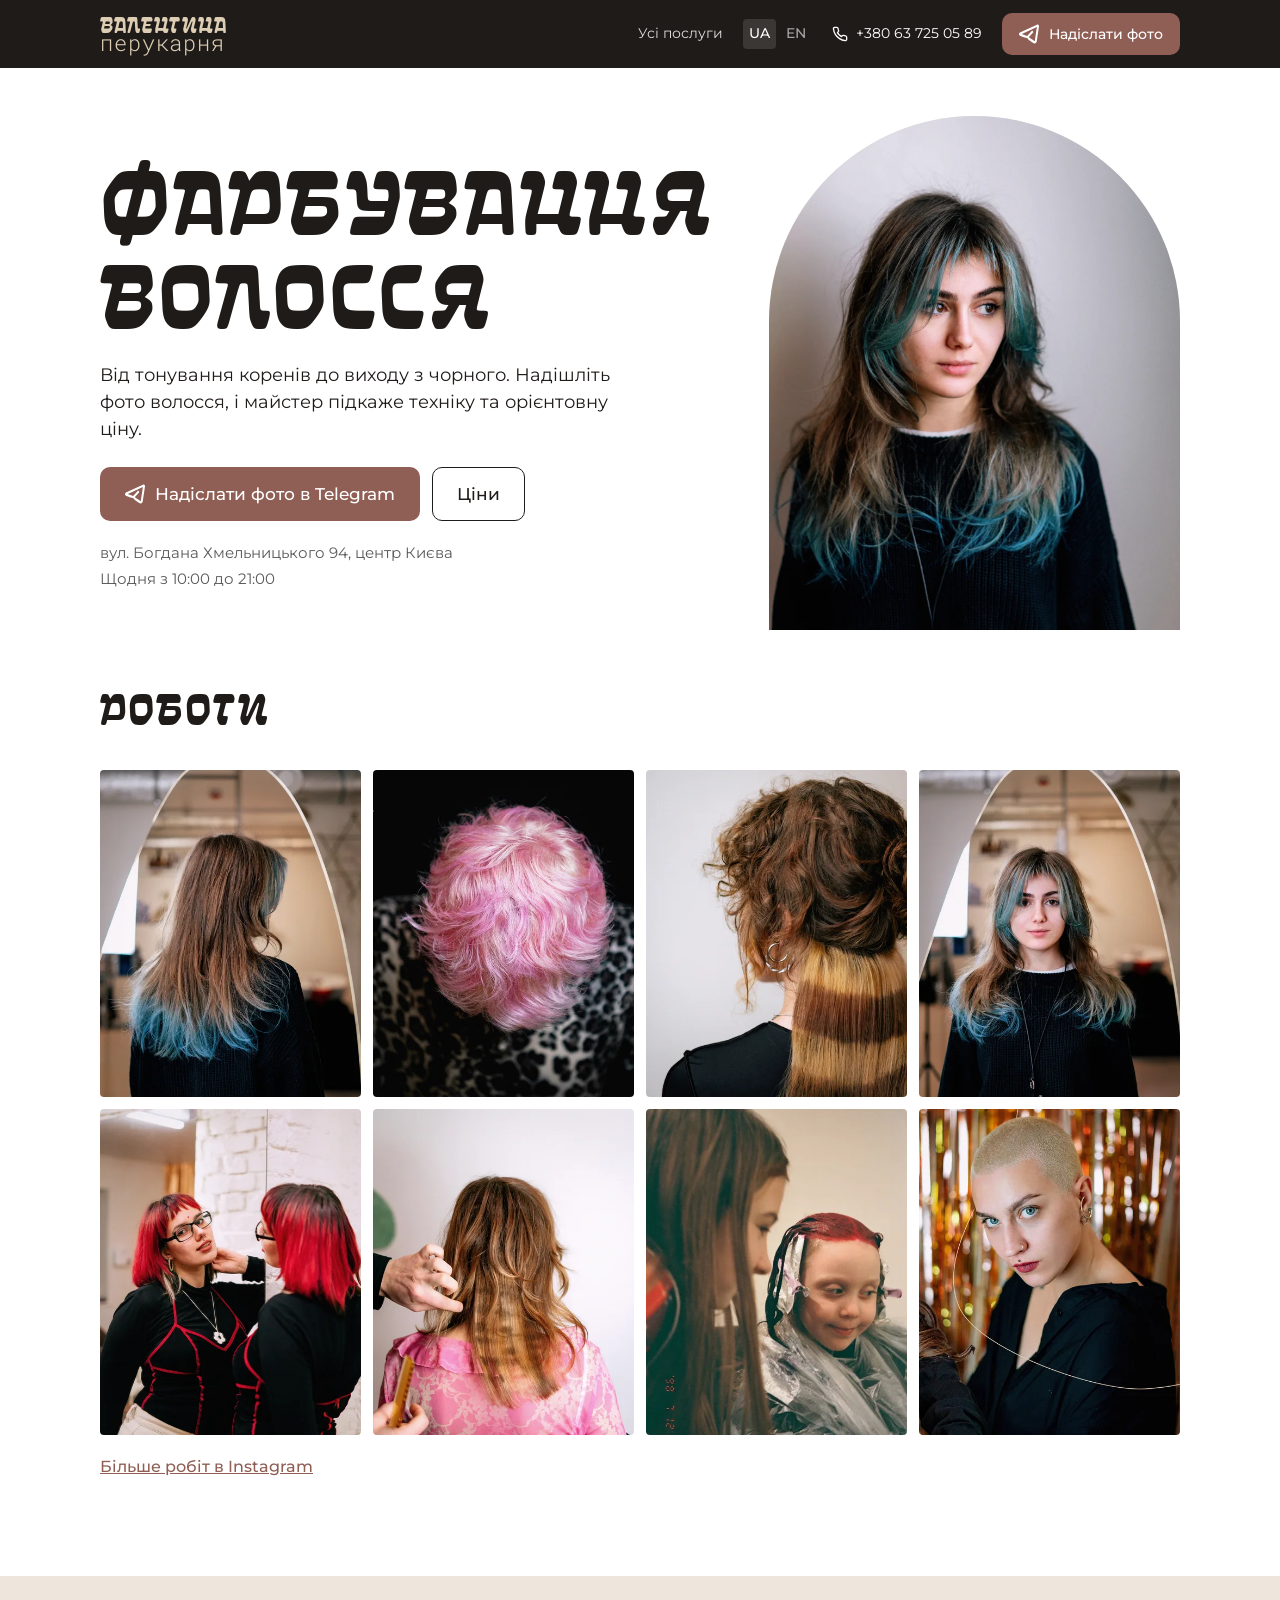
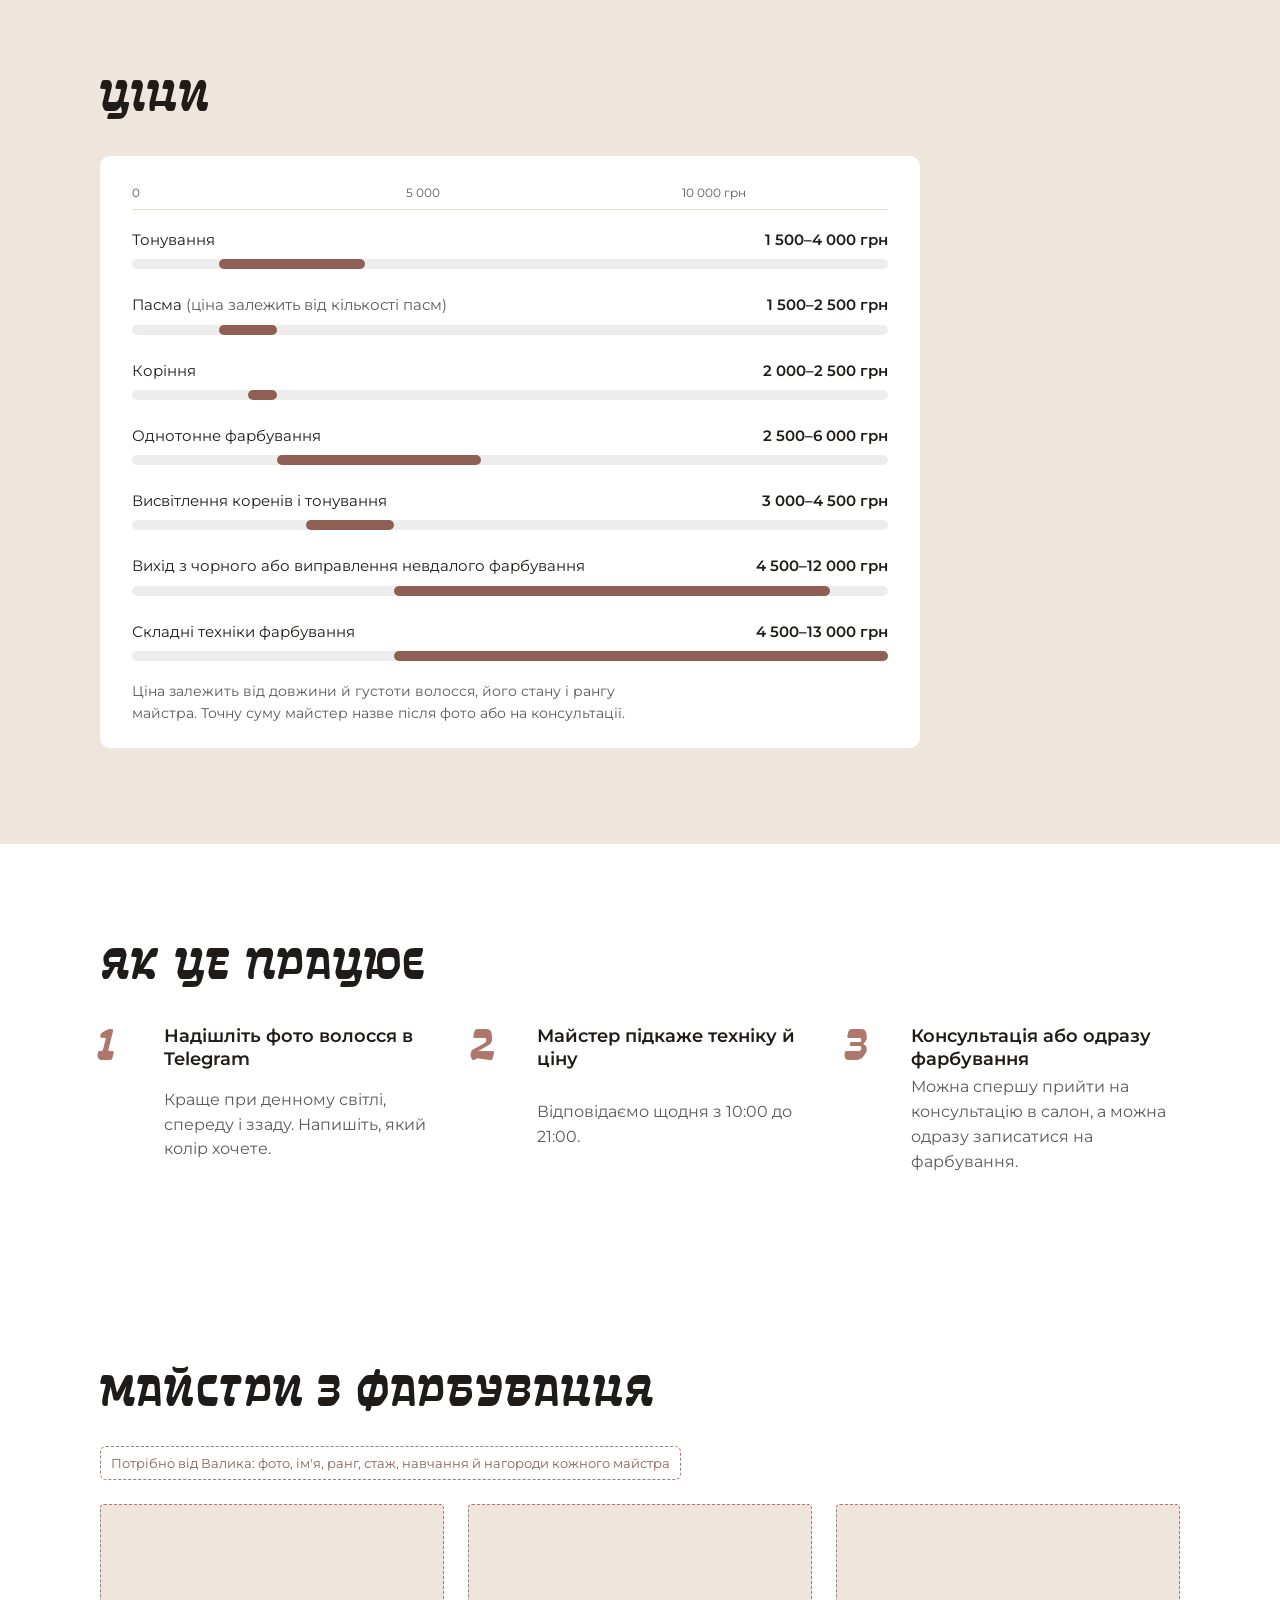
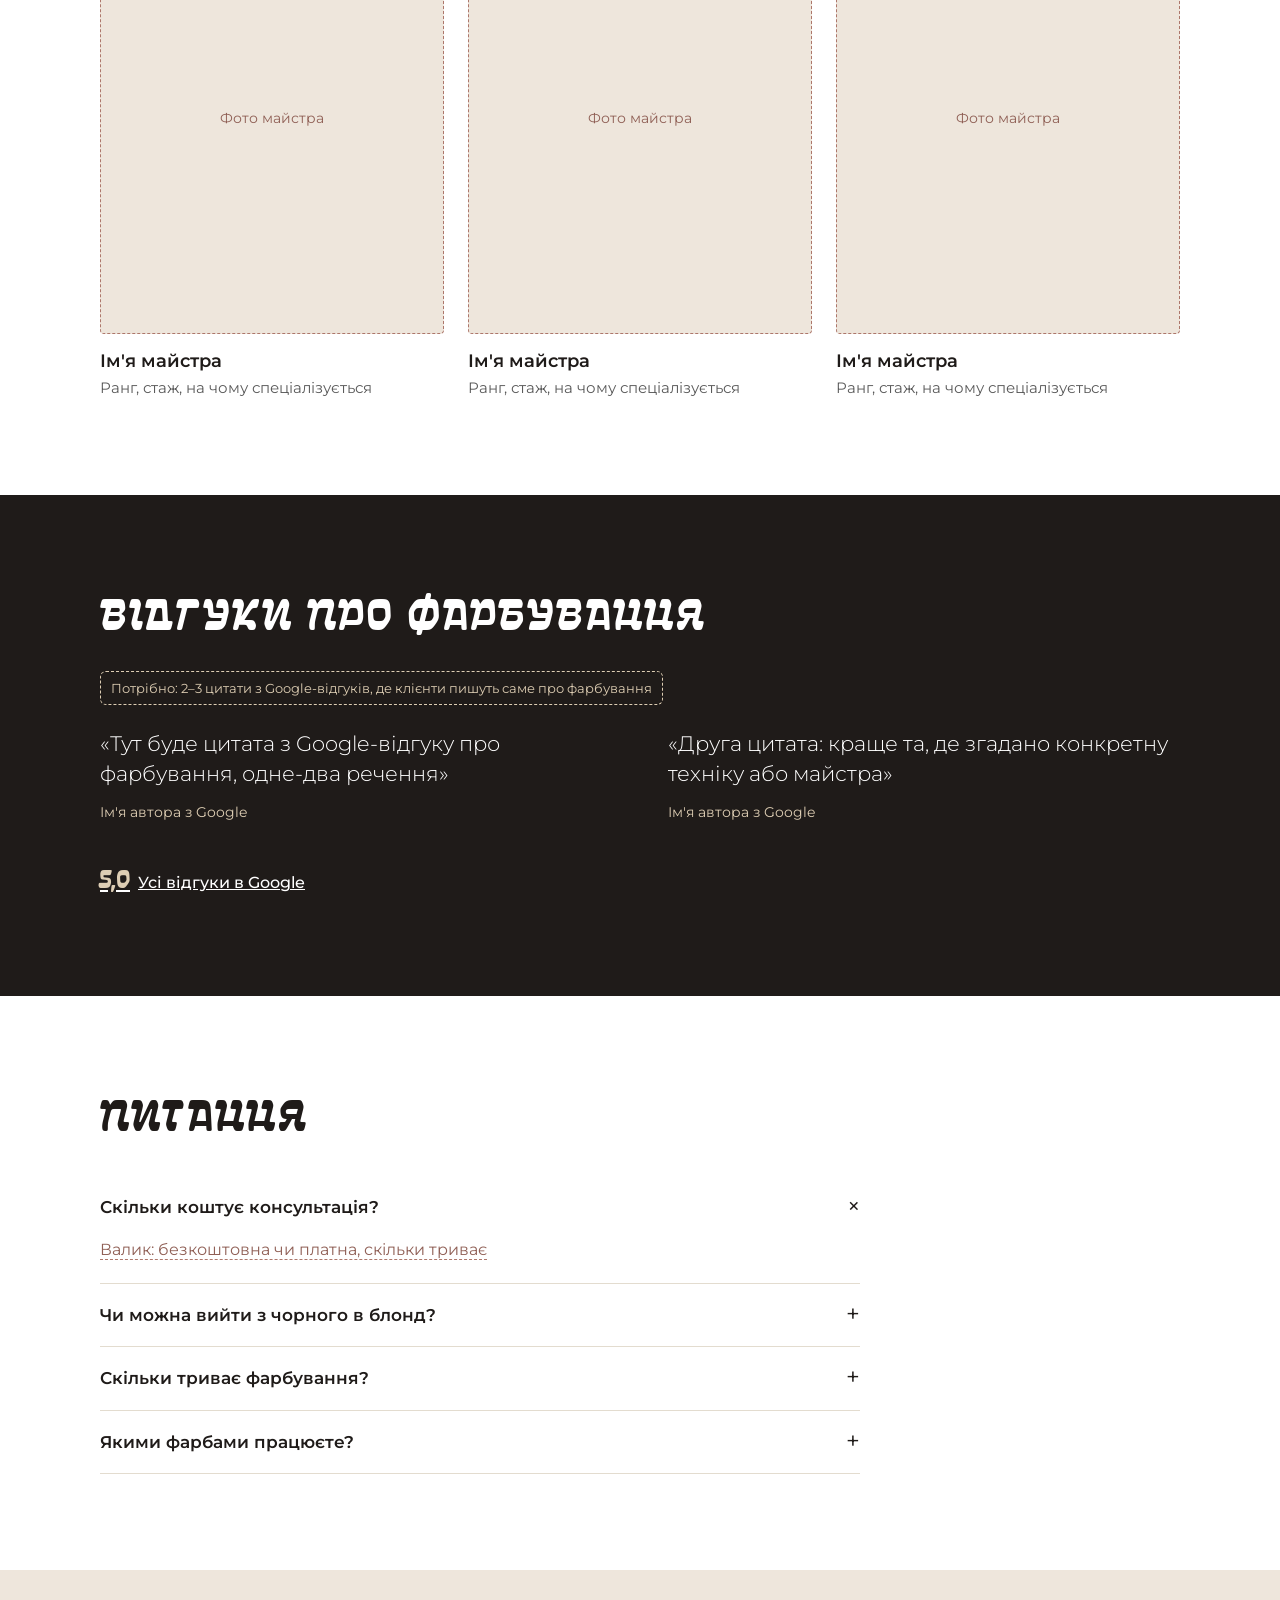
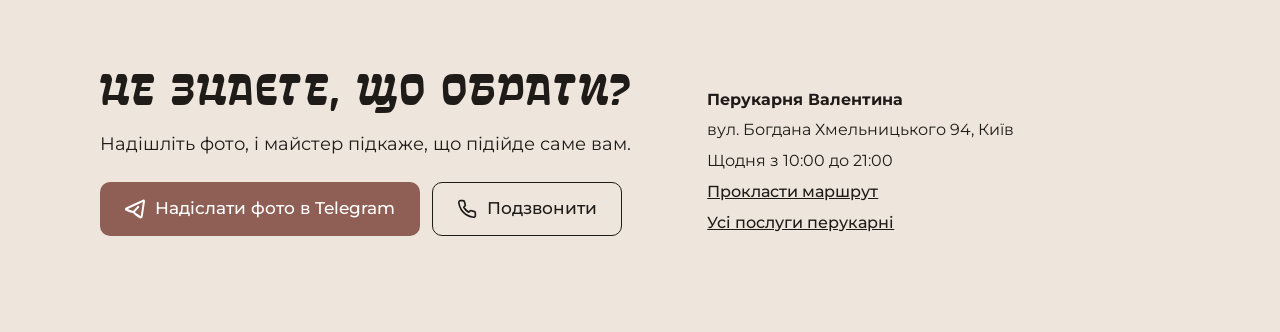
<file: docs/coloring-mockups/g-combined.html>
<!doctype html>
<html lang="uk">
<head>
<meta charset="utf-8">
<meta name="viewport" content="width=device-width, initial-scale=1">
<title>Фарбування волосся у центрі Києва — Перукарня Валентина</title>
<link href="https://fonts.googleapis.com/css2?family=Montserrat:wght@300;400;500;600&family=Roboto+Mono:wght@300&display=swap" rel="stylesheet">
<link rel="stylesheet" href="shared.css">
<style>
  /* Варіант Г = А + Б: фото в арці й роботи першими, далі ціни на шкалі, далі зв'язок. */
  .hero-a { padding: 20px 0 8px; }
  .hero-a-in { display: grid; }

  .arch {
    width: 100%;
    max-width: 100%;
    aspect-ratio: 4 / 5;
    /* верх — півколо: горизонтальний радіус = 50% ширини, вертикальний = 40% висоти (4:5) */
    border-radius: 50% 50% 0 0 / 40% 40% 0 0;
    overflow: hidden;
    background: var(--sand);
  }
  .arch img { width: 100%; height: 100%; object-fit: cover; object-position: 50% 20%; }

  .hero-a-text { padding: 24px 0 0; }
  .hero-a h1 { font-size: 46px; margin-bottom: 18px; }
  .hero-a .lead { margin-bottom: 24px; }
  .hero-a .btn-row { margin-bottom: 20px; }
  .hero-a .btn-main { flex: 1 1 260px; }

  .facts { display: grid; gap: 2px; font-size: 15px; color: var(--smoke); }

  @media (min-width: 900px) {
    .hero-a { padding: 48px 0 24px; }
    .hero-a-in { grid-template-columns: 1.1fr 1fr; align-items: end; gap: 56px; }
    .hero-a-text { order: -1; padding: 0 0 40px; }
    .hero-a h1 { font-size: 92px; }
    .arch { max-height: 680px; }
    .hero-a .btn-main { flex: 0 0 auto; }
  }

  .after-hero #works { padding-top: 32px; }
</style>
</head>
<body>
  <div data-s="header"></div>

  <main class="after-hero">
    <section class="hero-a"><div class="wrap hero-a-in">
      <div class="arch"><img src="../../ValentynaWeb/wwwroot/img/webp/coloring-1-1280.webp" alt="Клієнтка з бірюзовим фарбуванням на довгому волоссі"></div>
      <div class="hero-a-text">
        <h1 class="display">Фарбування волосся</h1>
        <p class="lead">Від тонування коренів до виходу з чорного. Надішліть фото волосся, і майстер підкаже техніку та орієнтовну ціну.</p>
        <div class="btn-row">
          <a class="btn btn-main" href="https://t.me/valentyna_perukarnia" target="_blank" rel="noopener"><i data-icon="tg"></i>Надіслати фото в Telegram</a>
          <a class="btn btn-line" href="#prices">Ціни</a>
        </div>
        <div class="facts">
          <span>вул. Богдана Хмельницького 94, центр Києва</span>
          <span>Щодня з 10:00 до 21:00</span>
        </div>
      </div>
    </div></section>

    <div data-s="works" data-count="8"></div>
    <div data-s="scaleSection"></div>
    <div data-s="steps"></div>
    <div data-s="masters"></div>
    <div data-s="reviews"></div>
    <div data-s="faq"></div>
    <div data-s="contacts"></div>
  </main>

  <div data-s="sticky"></div>
  <script src="shared.js"></script>
</body>
</html>
</file>
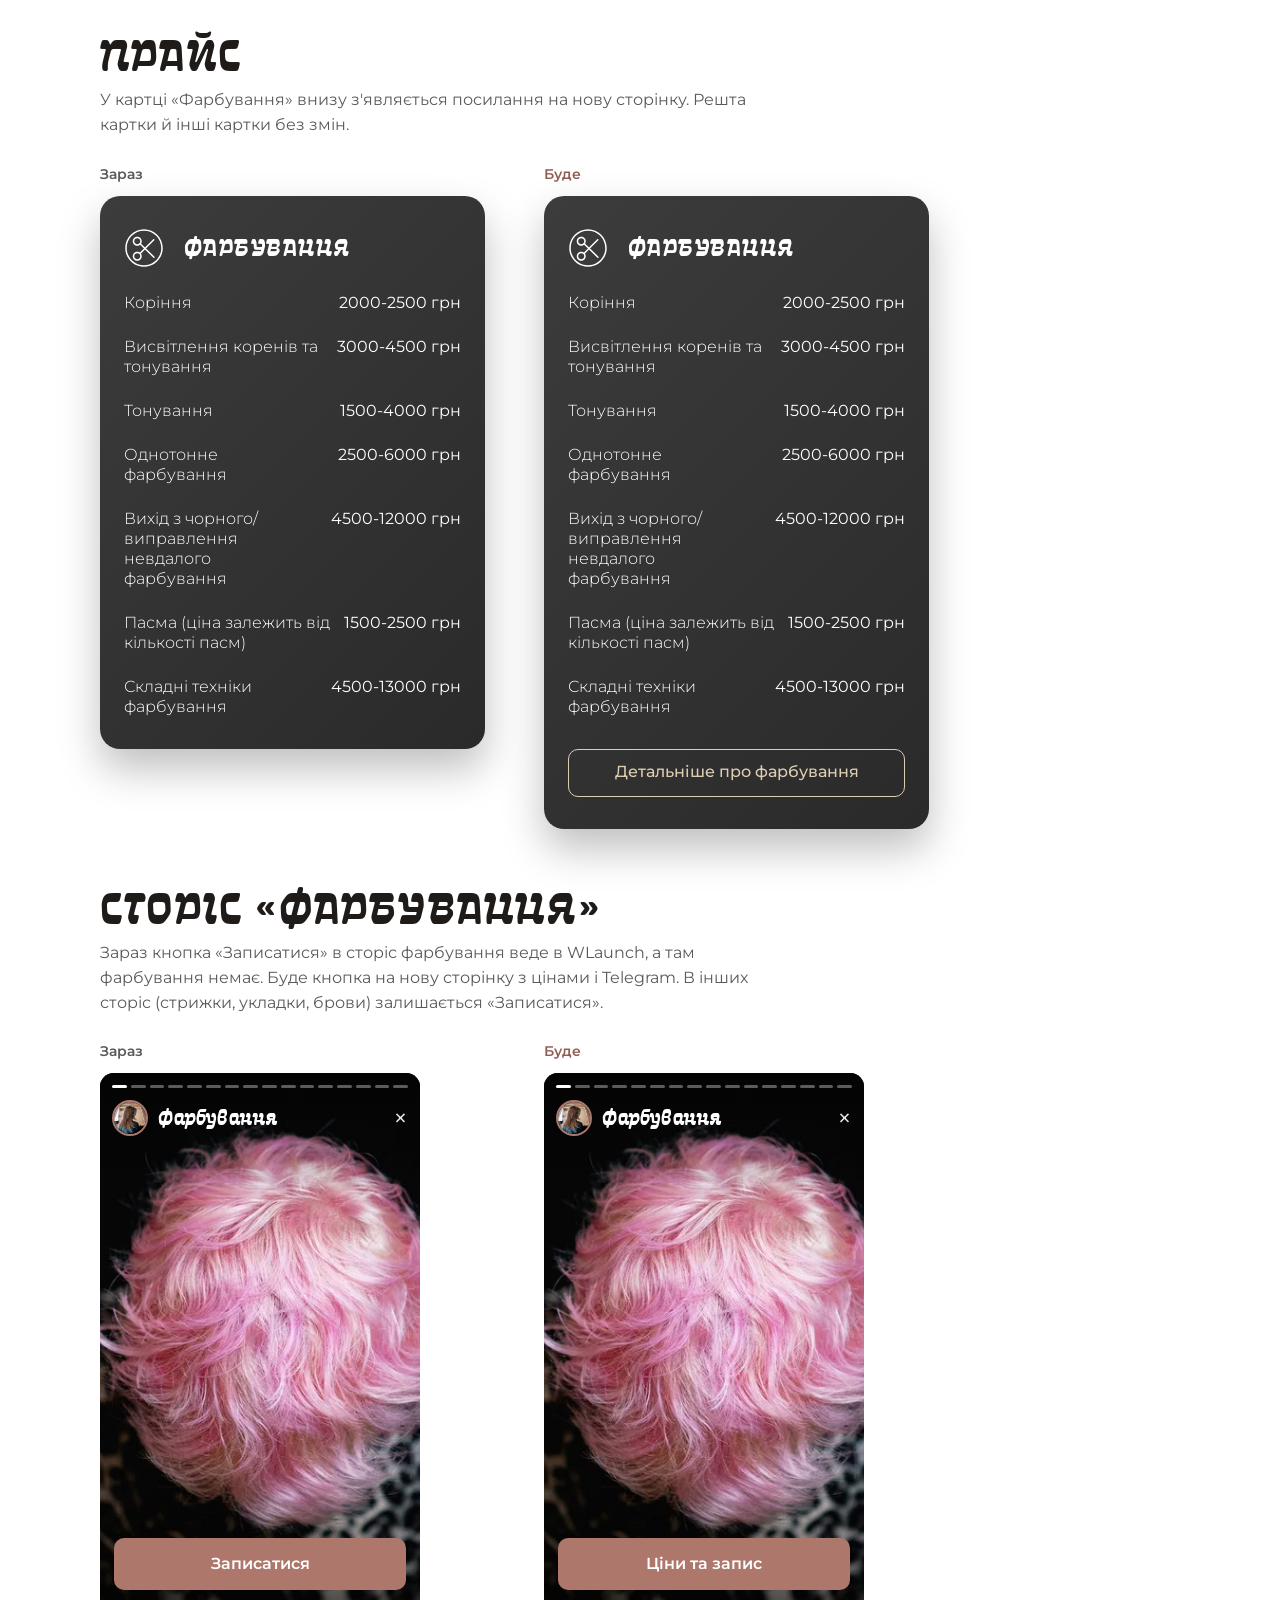
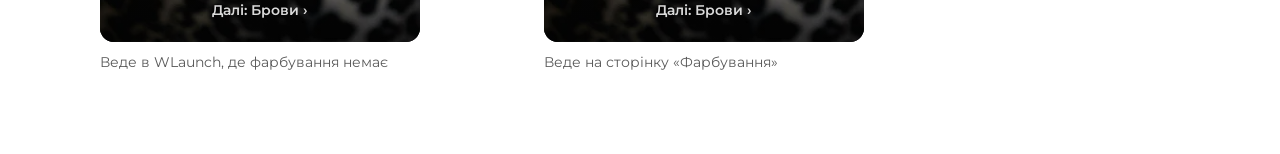
<file: docs/coloring-mockups/h-homepage.html>
<!doctype html>
<html lang="uk">
<head>
<meta charset="utf-8">
<meta name="viewport" content="width=device-width, initial-scale=1">
<title>Головна — де з'являться посилання на «Фарбування»</title>
<link href="https://fonts.googleapis.com/css2?family=Montserrat:wght@300;400;500;600&display=swap" rel="stylesheet">
<link rel="stylesheet" href="shared.css">
<style>
  /* Макет змін на головній: картка прайсу і сторіс «Фарбування», зараз і після. Стилі скопійовано з site.css (origin/main). */
  body { background: #fff; padding-bottom: 48px; }

  .hp { display: grid; gap: 56px; padding-block: 32px; }
  .hp h2 { margin-bottom: 8px; }
  .hp-desc { max-width: 60ch; color: var(--smoke); margin-bottom: 24px; }

  .pair { display: grid; gap: 28px; }
  @media (min-width: 760px) { .pair { grid-template-columns: repeat(2, minmax(0, 1fr)); max-width: 860px; } }

  .tag { display: inline-block; margin-bottom: 10px; font-size: 14px; font-weight: 600; }
  .tag-now { color: var(--smoke); }
  .tag-new { color: var(--rose-dark); }

  /* ---- Картка прайсу, як на сайті ---- */
  .price-item-2 {
    width: 100%;
    max-width: 385px;
    background: linear-gradient(135deg, #3d3c3c 0%, #2a2a2a 100%);
    border-radius: 20px;
    padding: 32px 24px;
    box-shadow: 0 20px 40px rgba(0, 0, 0, 0.25);
    color: #fff;
  }
  .price-item-title-container { display: flex; gap: 20px; align-items: center; margin-bottom: 25px; }
  .price-icon { width: 40px; height: 40px; flex: none; }
  .price-item-title { font-family: 'Chutz', sans-serif; font-size: 24px; line-height: 0.83; letter-spacing: 0.06em; text-transform: uppercase; }
  .price-rows { list-style: none; display: flex; flex-direction: column; gap: 24px; }
  .price-rows li { display: flex; justify-content: space-between; gap: 14px; font-size: 16px; line-height: 1.25; }
  .price-rows .n { font-weight: 300; }
  .price-rows .p { white-space: nowrap; }

  /* Нове: посилання внизу картки */
  .card-more {
    display: flex;
    align-items: center;
    justify-content: center;
    min-height: 48px;
    margin-top: 32px;
    border: 1px solid var(--beige);
    border-radius: 10px;
    color: var(--beige);
    font-weight: 500;
    text-decoration: none;
  }
  .card-more:hover { background: rgba(221, 205, 179, 0.1); }

  /* ---- Кадр сторіс, як на сайті ---- */
  .story {
    position: relative;
    width: 100%;
    max-width: 320px;
    aspect-ratio: 9 / 16;
    border-radius: 14px;
    overflow: hidden;
    color: #fff;
    background: #111;
  }
  .story > img { position: absolute; inset: 0; width: 100%; height: 100%; object-fit: cover; }
  .story::after { content: ''; position: absolute; inset: 0; background: linear-gradient(rgba(0,0,0,.35), transparent 22%, transparent 70%, rgba(0,0,0,.55)); }
  .ss-top { position: absolute; z-index: 2; top: 0; left: 0; right: 0; padding: 12px 12px 0; }
  .ss-bars { display: flex; gap: 4px; }
  .ss-bars i { flex: 1; height: 3px; border-radius: 2px; background: rgba(255, 255, 255, 0.35); }
  .ss-bars i:first-child { background: #fff; }
  .ss-who { display: flex; align-items: center; gap: 10px; margin-top: 12px; }
  .ss-avatar { width: 36px; height: 36px; border-radius: 50%; object-fit: cover; border: 2px solid #ad776b; }
  .ss-title { font-family: 'Chutz', sans-serif; font-size: 20px; letter-spacing: 0.03em; flex: 1; }
  .ss-close { font-size: 26px; line-height: 1; opacity: 0.9; }
  .ss-bottom { position: absolute; z-index: 2; left: 0; right: 0; bottom: 0; display: grid; gap: 10px; padding: 0 14px 20px; }
  .ss-book {
    display: flex;
    align-items: center;
    justify-content: center;
    min-height: 52px;
    border-radius: 10px;
    background: #ad776b;
    color: #fff;
    font-weight: 600;
    font-size: 16px;
    text-decoration: none;
  }
  .ss-next-cat { justify-self: center; font-size: 14px; font-weight: 600; color: rgba(255, 255, 255, 0.85); }
  .ss-note { margin-top: 10px; font-size: 14px; color: var(--smoke); max-width: 320px; }
</style>
</head>
<body>
  <svg width="0" height="0" style="position:absolute"><symbol fill="none" xmlns="http://www.w3.org/2000/svg" viewBox="0 0 40 41" id="price-item-icon">
        <path fill-rule="evenodd" clip-rule="evenodd" d="M13.0768 18.1722C13.6829 18.1722 14.2831 18.0528 14.843 17.8209C15.403 17.5889 15.9118 17.2489 16.3404 16.8204C16.769 16.3918 17.1089 15.883 17.3409 15.323C17.5728 14.7631 17.6922 14.1629 17.6922 13.5568C17.6922 12.9507 17.5728 12.3505 17.3409 11.7906C17.1089 11.2306 16.769 10.7218 16.3404 10.2932C15.9118 9.86464 15.403 9.52468 14.843 9.29273C14.2831 9.06079 13.6829 8.94141 13.0768 8.94141C11.8527 8.94141 10.6788 9.42767 9.81324 10.2932C8.94769 11.1588 8.46143 12.3327 8.46143 13.5568C8.46143 14.7809 8.94769 15.9548 9.81324 16.8204C10.6788 17.6859 11.8527 18.1722 13.0768 18.1722ZM13.0768 10.4799C13.8929 10.4799 14.6755 10.804 15.2525 11.3811C15.8296 11.9581 16.1537 12.7407 16.1537 13.5568C16.1537 14.3728 15.8296 15.1555 15.2525 15.7325C14.6755 16.3095 13.8929 16.6337 13.0768 16.6337C12.2608 16.6337 11.4781 16.3095 10.9011 15.7325C10.3241 15.1555 9.99989 14.3728 9.99989 13.5568C9.99989 12.7407 10.3241 11.9581 10.9011 11.3811C11.4781 10.804 12.2608 10.4799 13.0768 10.4799ZM13.0768 33.5568C14.3009 33.5568 15.4748 33.0705 16.3404 32.205C17.2059 31.3394 17.6922 30.1655 17.6922 28.9414C17.6922 27.7173 17.2059 26.5434 16.3404 25.6778C15.4748 24.8123 14.3009 24.326 13.0768 24.326C11.8527 24.326 10.6788 24.8123 9.81324 25.6778C8.94769 26.5434 8.46143 27.7173 8.46143 28.9414C8.46143 30.1655 8.94769 31.3394 9.81324 32.205C10.6788 33.0705 11.8527 33.5568 13.0768 33.5568ZM13.0768 25.8645C13.8929 25.8645 14.6755 26.1887 15.2525 26.7657C15.8296 27.3427 16.1537 28.1254 16.1537 28.9414C16.1537 29.7575 15.8296 30.5401 15.2525 31.1171C14.6755 31.6942 13.8929 32.0183 13.0768 32.0183C12.2608 32.0183 11.4781 31.6942 10.9011 31.1171C10.3241 30.5401 9.99989 29.7575 9.99989 28.9414C9.99989 28.1254 10.3241 27.3427 10.9011 26.7657C11.4781 26.1887 12.2608 25.8645 13.0768 25.8645Z" fill="white"></path>
        <path d="M30.7354 29.3752C30.8819 29.5174 30.9659 29.712 30.9689 29.9161C30.9719 30.1202 30.8937 30.3172 30.7515 30.4637C30.6093 30.6102 30.4148 30.6942 30.2107 30.6972C30.0065 30.7002 29.8096 30.622 29.6631 30.4798L16.0077 17.2075C15.9341 17.1374 15.8751 17.0534 15.8342 16.9603C15.7932 16.8672 15.7711 16.767 15.7692 16.6653C15.7672 16.5637 15.7855 16.4627 15.8228 16.3681C15.8601 16.2735 15.9158 16.1873 15.9867 16.1144C16.0576 16.0415 16.1422 15.9834 16.2357 15.9434C16.3291 15.9034 16.4296 15.8823 16.5313 15.8814C16.6329 15.8805 16.7338 15.8997 16.828 15.938C16.9222 15.9763 17.0078 16.0329 17.08 16.1045L30.7354 29.3752Z" fill="white"></path>
        <path d="M15.6094 25.3198C15.4649 25.4642 15.3838 25.6601 15.3838 25.8644C15.3838 26.0687 15.4649 26.2646 15.6094 26.409C15.7538 26.5535 15.9497 26.6346 16.154 26.6346C16.3583 26.6346 16.5542 26.5535 16.6986 26.409L30.5448 12.5629C30.6892 12.4184 30.7703 12.2225 30.7703 12.0182C30.7703 11.814 30.6892 11.6181 30.5448 11.4736C30.4003 11.3292 30.2044 11.248 30.0001 11.248C29.7959 11.248 29.6 11.3292 29.4555 11.4736L15.6094 25.3198Z" fill="white"></path>
        <path fill-rule="evenodd" clip-rule="evenodd" d="M20.0001 38.1721C29.7708 38.1721 37.6924 30.2506 37.6924 20.4798C37.6924 10.709 29.7708 2.78749 20.0001 2.78749C10.2293 2.78749 2.30775 10.709 2.30775 20.4798C2.30775 30.2506 10.2293 38.1721 20.0001 38.1721ZM20.0001 39.7106C30.6216 39.7106 39.2308 31.1013 39.2308 20.4798C39.2308 9.85825 30.6216 1.24902 20.0001 1.24902C9.37852 1.24902 0.769287 9.85825 0.769287 20.4798C0.769287 31.1013 9.37852 39.7106 20.0001 39.7106Z" fill="white"></path>
      </symbol></svg>

  <main class="wrap hp">
    <section>
      <h2 class="sec-title">Прайс</h2>
      <p class="hp-desc">У картці «Фарбування» внизу з'являється посилання на нову сторінку. Решта картки й інші картки без змін.</p>
      <div class="pair">
        <div>
          <span class="tag tag-now">Зараз</span>
          <div class="price-item-2" data-card></div>
        </div>
        <div>
          <span class="tag tag-new">Буде</span>
          <div class="price-item-2" data-card data-more></div>
        </div>
      </div>
    </section>

    <section>
      <h2 class="sec-title">Сторіс «Фарбування»</h2>
      <p class="hp-desc">Зараз кнопка «Записатися» в сторіс фарбування веде в WLaunch, а там фарбування немає. Буде кнопка на нову сторінку з цінами і Telegram. В інших сторіс (стрижки, укладки, брови) залишається «Записатися».</p>
      <div class="pair">
        <div>
          <span class="tag tag-now">Зараз</span>
          <div class="story" data-story="Записатися"></div>
          <p class="ss-note">Веде в WLaunch, де фарбування немає</p>
        </div>
        <div>
          <span class="tag tag-new">Буде</span>
          <div class="story" data-story="Ціни та запис"></div>
          <p class="ss-note">Веде на сторінку «Фарбування»</p>
        </div>
      </div>
    </section>
  </main>

  <script>
    const ROWS = [
      ['Коріння', '2000-2500 грн'],
      ['Висвітлення коренів та тонування', '3000-4500 грн'],
      ['Тонування', '1500-4000 грн'],
      ['Однотонне фарбування', '2500-6000 грн'],
      ['Вихід з чорного/виправлення невдалого фарбування', '4500-12000 грн'],
      ['Пасма (ціна залежить від кількості пасм)', '1500-2500 грн'],
      ['Складні техніки фарбування', '4500-13000 грн']
    ];
    document.querySelectorAll('[data-card]').forEach(el => {
      el.innerHTML = `
        <div class="price-item-title-container">
          <svg class="price-icon" aria-hidden="true"><use href="#price-item-icon"></use></svg>
          <p class="price-item-title">Фарбування</p>
        </div>
        <ul class="price-rows">${ROWS.map(([n, p]) => `<li><span class="n">${n}</span><span class="p">${p}</span></li>`).join('')}</ul>
        ${'more' in el.dataset ? '<a class="card-more" href="g-combined.html">Детальніше про фарбування</a>' : ''}`;
    });

    const IMG = '../../ValentynaWeb/wwwroot/img/webp/';
    document.querySelectorAll('[data-story]').forEach(el => {
      const label = el.dataset.story;
      const href = label === 'Записатися' ? '#' : 'g-combined.html';
      el.innerHTML = `
        <img src="${IMG}coloring-12-480.webp" alt="Фарбування: рожеве волосся">
        <div class="ss-top">
          <div class="ss-bars">${'<i></i>'.repeat(16)}</div>
          <div class="ss-who"><img class="ss-avatar" src="${IMG}coloring-3-480.webp" alt=""><span class="ss-title">Фарбування</span><span class="ss-close" aria-hidden="true">×</span></div>
        </div>
        <div class="ss-bottom">
          <a class="ss-book" href="${href}">${label}</a>
          <span class="ss-next-cat">Далі: Брови ›</span>
        </div>`;
    });
  </script>
</body>
</html>
</file>
<file: docs/coloring-mockups/shared.css>
/* Спільне для трьох макетів сторінки «Фарбування». Шрифти й кольори — з сайту. */
@font-face {
  font-family: 'Chutz';
  src: url('../../ValentynaWeb/wwwroot/fonts/Chutz-Bold.woff2') format('woff2');
  font-weight: 700;
  font-display: swap;
}

:root {
  --ink: #1f1b19;
  --ink-soft: #2c2826;
  --paper: #fff;
  --sand: #eee6dc;
  --beige: #ddcdb3;
  --rose: #ad776b;
  --rose-dark: #8f5f55;
  --smoke: #5a5a5a;
  --line: #e3dccf;
  --gutter: 16px;
  --max: 1160px;
}

@media (min-width: 900px) {
  :root { --gutter: 40px; }
}

* { box-sizing: border-box; margin: 0; padding: 0; }

body {
  font: 400 16px/1.55 'Montserrat', sans-serif;
  color: var(--ink);
  background: var(--paper);
  -webkit-font-smoothing: antialiased;
  padding-bottom: 76px; /* місце під липку кнопку на телефоні */
}

@media (min-width: 900px) {
  body { padding-bottom: 0; }
}

img { display: block; max-width: 100%; }
a { color: inherit; }
:focus-visible { outline: 2px solid var(--rose); outline-offset: 3px; }

.wrap { max-width: var(--max); margin: 0 auto; padding: 0 var(--gutter); }

/* ---------- Типографіка ---------- */
.display {
  font-family: 'Chutz', sans-serif;
  font-weight: 700;
  text-transform: uppercase;
  letter-spacing: 0.04em;
  line-height: 1.02;
}

.sec-title {
  font-family: 'Chutz', sans-serif;
  font-weight: 700;
  text-transform: uppercase;
  font-size: 30px;
  line-height: 1.1;
  letter-spacing: 0.05em;
  margin-bottom: 24px;
}

@media (min-width: 900px) {
  .sec-title { font-size: 44px; margin-bottom: 36px; }
}

.lead { font-size: 18px; line-height: 1.5; max-width: 46ch; }
.muted { color: var(--smoke); }

/* ---------- Кнопки ---------- */
.btn {
  display: inline-flex;
  align-items: center;
  justify-content: center;
  gap: 10px;
  min-height: 54px;
  padding: 14px 24px;
  border: 1px solid transparent;
  border-radius: 10px;
  font: 500 17px/1.2 'Montserrat', sans-serif;
  text-decoration: none;
  cursor: pointer;
}

.btn svg { width: 20px; height: 20px; flex: none; }
.btn-main { background: var(--rose-dark); color: #fff; }
.btn-main:hover { background: #7a4f47; }
.btn-line { border-color: currentColor; color: inherit; }
.btn-line:hover { background: rgba(0, 0, 0, 0.04); }
.btn-sm { min-height: 42px; padding: 9px 16px; font-size: 14px; }

.btn-row { display: flex; flex-wrap: wrap; gap: 12px; }

/* ---------- Шапка ---------- */
.topbar { background: var(--ink); color: #fff; }

.topbar-in {
  display: flex;
  align-items: center;
  justify-content: space-between;
  min-height: 68px;
  gap: 16px;
}

.logo {
  font-family: 'Chutz', sans-serif;
  font-size: 22px;
  letter-spacing: 0.04em;
  line-height: 1;
  color: var(--beige);
  text-decoration: none;
}

.logo span {
  display: block;
  font-family: 'Roboto Mono', monospace;
  font-weight: 300;
  font-size: 22px;
  margin-top: -5px;
}

.topnav { display: flex; align-items: center; gap: 20px; font-size: 14px; }
.topnav-link, .topphone span, .topcta { display: none; }
.topnav-link { text-decoration: none; color: #fff; opacity: 0.85; }
.topnav-link:hover { opacity: 1; }

.lang { display: flex; gap: 4px; }
.lang a {
  padding: 4px 6px;
  border-radius: 4px;
  text-decoration: none;
  color: rgba(255, 255, 255, 0.6);
  font-weight: 500;
}
.lang a[aria-current] { color: #fff; background: rgba(255, 255, 255, 0.12); }

.topphone {
  display: inline-flex;
  align-items: center;
  gap: 8px;
  text-decoration: none;
  color: #fff;
}
.topphone svg { width: 22px; height: 22px; }

@media (min-width: 900px) {
  .topnav-link, .topcta { display: inline-flex; }
  .topphone span { display: inline; }
  .topphone svg { width: 16px; height: 16px; }
}

/* ---------- Секції ---------- */
.block { padding: 56px 0; }
@media (min-width: 900px) { .block { padding: 96px 0; } }
.block-sand { background: var(--sand); }
.block-ink { background: var(--ink); color: #fff; }

/* Позначка «тут потрібен контент» — щоб Валик бачив, що заповнити */
.need {
  display: inline-block;
  margin: -12px 0 24px;
  padding: 6px 10px;
  border: 1.5px dashed var(--rose);
  border-radius: 6px;
  font-size: 13px;
  color: var(--rose-dark);
  background: #fff;
}
.block-ink .need { background: transparent; color: var(--beige); border-color: var(--beige); }

/* ---------- Роботи ---------- */
.works-grid {
  display: grid;
  grid-template-columns: repeat(2, minmax(0, 1fr));
  gap: 8px;
}

.works-grid img {
  width: 100%;
  aspect-ratio: 4 / 5;
  object-fit: cover;
  border-radius: 4px;
}

@media (min-width: 900px) {
  .works-grid { grid-template-columns: repeat(4, minmax(0, 1fr)); gap: 12px; }
}

.more { display: inline-block; margin-top: 20px; font-weight: 500; color: var(--rose-dark); }

/* ---------- Ціни списком ---------- */
.price-list { list-style: none; max-width: 760px; }

.price-list li {
  display: flex;
  justify-content: space-between;
  align-items: baseline;
  gap: 16px;
  padding: 14px 0;
  border-bottom: 1px solid var(--line);
}

.price-list .p { font-weight: 600; white-space: nowrap; }
.price-list small { display: block; font-size: 13px; color: var(--smoke); }

.price-note { margin-top: 20px; max-width: 60ch; font-size: 15px; color: var(--smoke); }

/* ---------- Ціни на шкалі (варіант Б) ---------- */
.scale { list-style: none; }

/* Підписи осі стоять точно на своїх значеннях (0, 5 000, 10 000 з 13 000) */
.scale .scale-axis {
  position: relative;
  height: 26px;
  padding: 0;
  font-size: 12px;
  color: var(--smoke);
  border-bottom: 1px solid var(--line);
  margin-bottom: 6px;
}

.scale-axis span { position: absolute; top: 0; transform: translateX(-50%); white-space: nowrap; }
.scale-axis span:first-child { transform: none; }

.scale li { padding: 12px 0; }

.scale-head {
  display: flex;
  justify-content: space-between;
  align-items: baseline;
  gap: 12px;
  margin-bottom: 8px;
  font-size: 15px;
}

.scale-head b { font-weight: 600; white-space: nowrap; }

.scale-track {
  position: relative;
  height: 10px;
  border-radius: 5px;
  background: rgba(31, 27, 25, 0.08);
}

.scale-fill {
  position: absolute;
  top: 0;
  bottom: 0;
  border-radius: 5px;
  background: var(--rose-dark);
}

/* Шкала цін окремою секцією (варіант Г) */
.scale-box-wide {
  max-width: 820px;
  background: var(--paper);
  border-radius: 10px;
  padding: 20px 16px 4px;
}
.scale-box-wide .price-note { margin: 8px 0 16px; font-size: 14px; }
@media (min-width: 900px) {
  .scale-box-wide { padding: 28px 32px 8px; }
}

/* ---------- Як це працює ---------- */
.steps { list-style: none; display: grid; gap: 28px; }

.steps li { display: grid; grid-template-columns: 48px 1fr; gap: 4px 16px; }

.steps .n {
  grid-row: span 2;
  font-family: 'Chutz', sans-serif;
  font-size: 44px;
  line-height: 0.9;
  color: var(--rose);
}

.steps h3 { font-size: 18px; font-weight: 600; line-height: 1.3; }
.steps p { color: var(--smoke); max-width: 40ch; }

@media (min-width: 900px) {
  .steps { grid-template-columns: repeat(3, 1fr); gap: 40px; }
}

/* ---------- Майстри ---------- */
.masters { display: grid; gap: 24px; }

@media (min-width: 640px) {
  .masters { grid-template-columns: repeat(3, minmax(0, 1fr)); }
}

.master-photo {
  display: grid;
  place-items: center;
  aspect-ratio: 4 / 5;
  border: 1.5px dashed var(--rose);
  border-radius: 4px;
  background: var(--sand);
  color: var(--rose-dark);
  font-size: 14px;
  margin-bottom: 14px;
}

.master h3 { font-size: 18px; font-weight: 600; }
.master p { font-size: 15px; color: var(--smoke); }

/* ---------- Відгуки ---------- */
.quotes { display: grid; gap: 32px; }

@media (min-width: 900px) {
  .quotes { grid-template-columns: repeat(2, 1fr); gap: 56px; }
}

.quote p {
  font-size: 21px;
  font-weight: 300;
  line-height: 1.45;
  max-width: 36ch;
}

.quote p::before { content: '«'; }
.quote p::after { content: '»'; }
.quote footer { margin-top: 12px; font-size: 14px; color: var(--beige); }

.rating-link {
  display: inline-flex;
  gap: 8px;
  align-items: baseline;
  margin-top: 36px;
  color: #fff;
  font-weight: 500;
}
.rating-link b { font-family: 'Chutz', sans-serif; font-size: 26px; color: var(--beige); }

/* ---------- Питання ---------- */
.faq { max-width: 760px; }

.faq details { border-bottom: 1px solid var(--line); }

.faq summary {
  display: flex;
  justify-content: space-between;
  gap: 16px;
  padding: 18px 0;
  font-weight: 600;
  font-size: 17px;
  cursor: pointer;
  list-style: none;
}
.faq summary::-webkit-details-marker { display: none; }

.faq summary::after {
  content: '+';
  font-weight: 400;
  font-size: 24px;
  line-height: 1;
  transition: transform 0.2s ease;
}
.faq details[open] summary::after { transform: rotate(45deg); }
.faq details p { padding: 0 0 20px; max-width: 60ch; color: var(--smoke); }
.faq .todo { color: var(--rose-dark); border-bottom: 1.5px dashed var(--rose); }

/* ---------- Контакти й фінальний заклик ---------- */
.final { display: grid; gap: 40px; }

@media (min-width: 900px) {
  .final { grid-template-columns: 1.2fr 1fr; align-items: end; }
}

.final h2 { margin-bottom: 16px; }
.final .lead { margin-bottom: 24px; }

.where { font-style: normal; display: grid; gap: 6px; font-size: 16px; }
.where a { font-weight: 500; }

/* ---------- Липка кнопка на телефоні ---------- */
.sticky {
  position: fixed;
  left: 0;
  right: 0;
  bottom: 0;
  z-index: 10;
  display: flex;
  gap: 8px;
  padding: 10px var(--gutter) calc(10px + env(safe-area-inset-bottom));
  background: rgba(255, 255, 255, 0.96);
  border-top: 1px solid var(--line);
}

.sticky .btn-main { flex: 1; }
.sticky .btn-icon { width: 54px; padding: 0; border: 1px solid var(--ink); color: var(--ink); }

@media (min-width: 900px) {
  .sticky { display: none; }
}

@media (prefers-reduced-motion: reduce) {
  *, *::before, *::after { transition: none !important; animation: none !important; }
}
</file>
